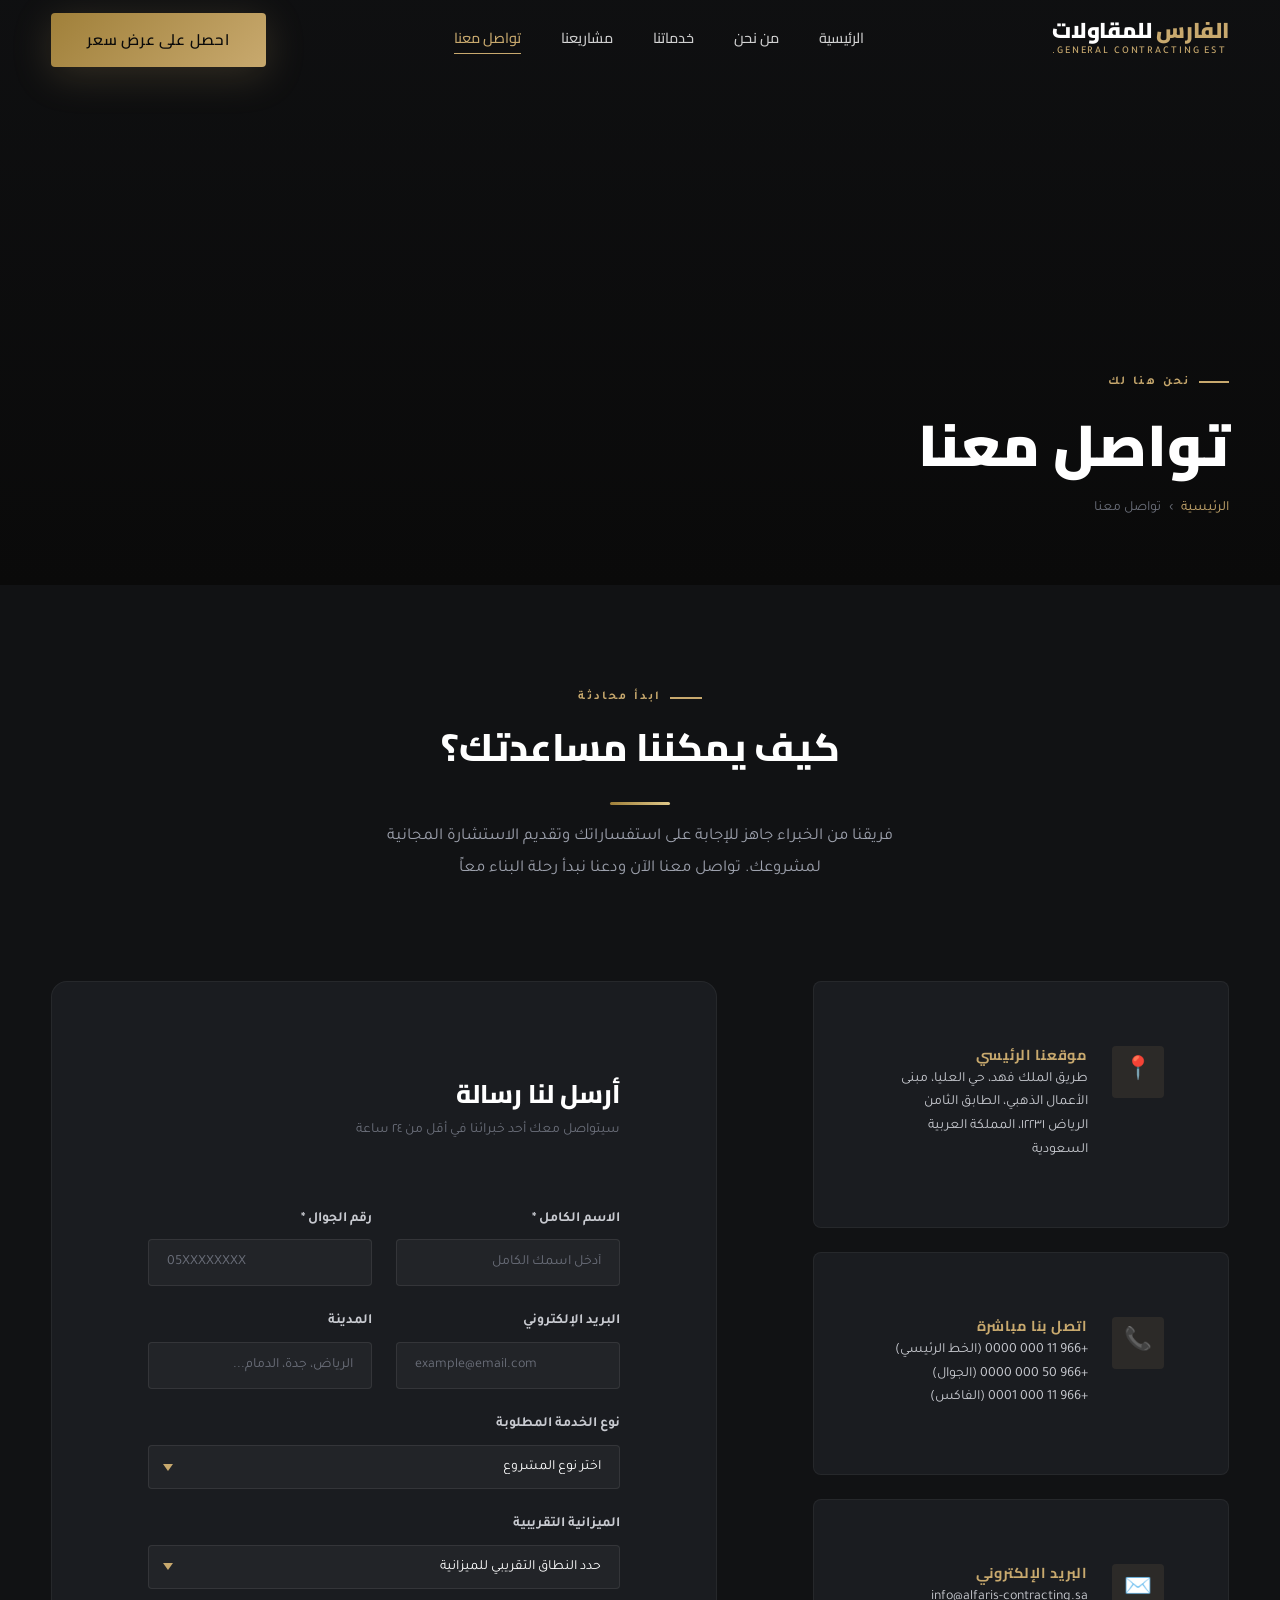
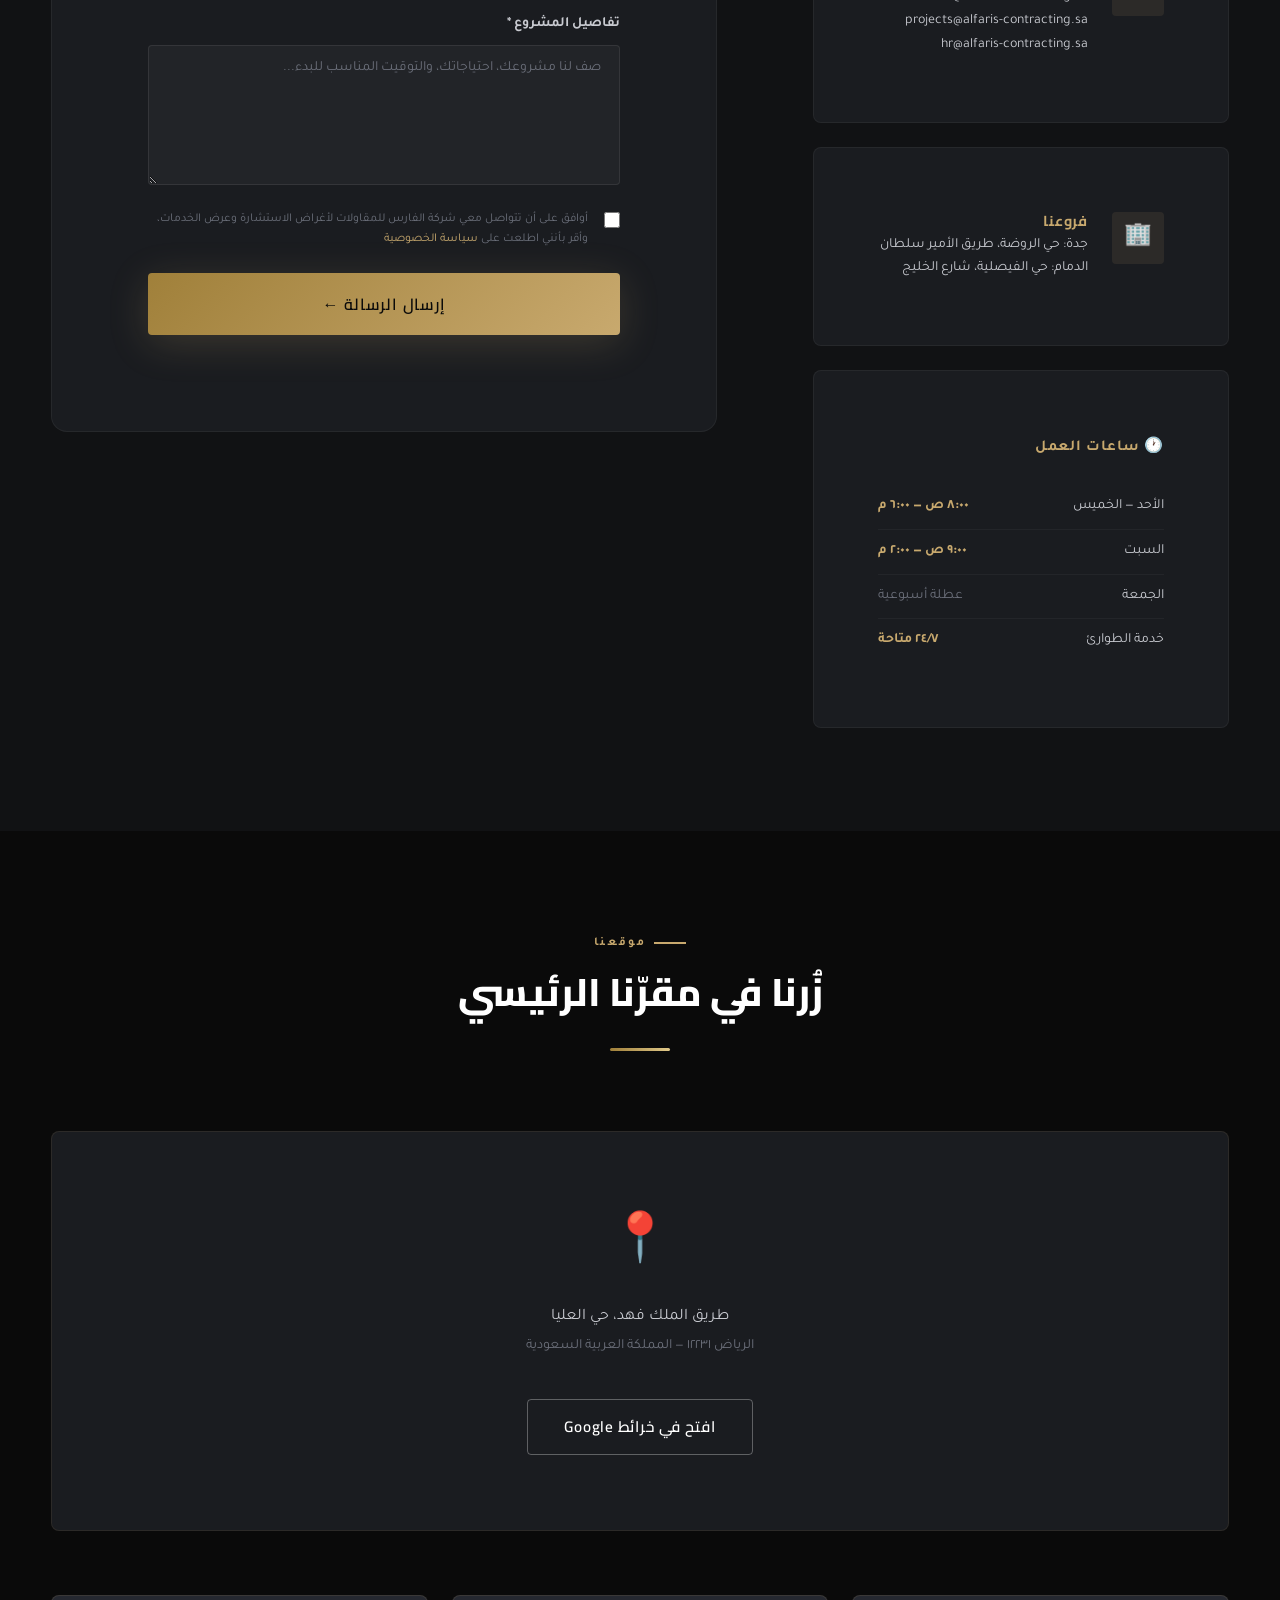
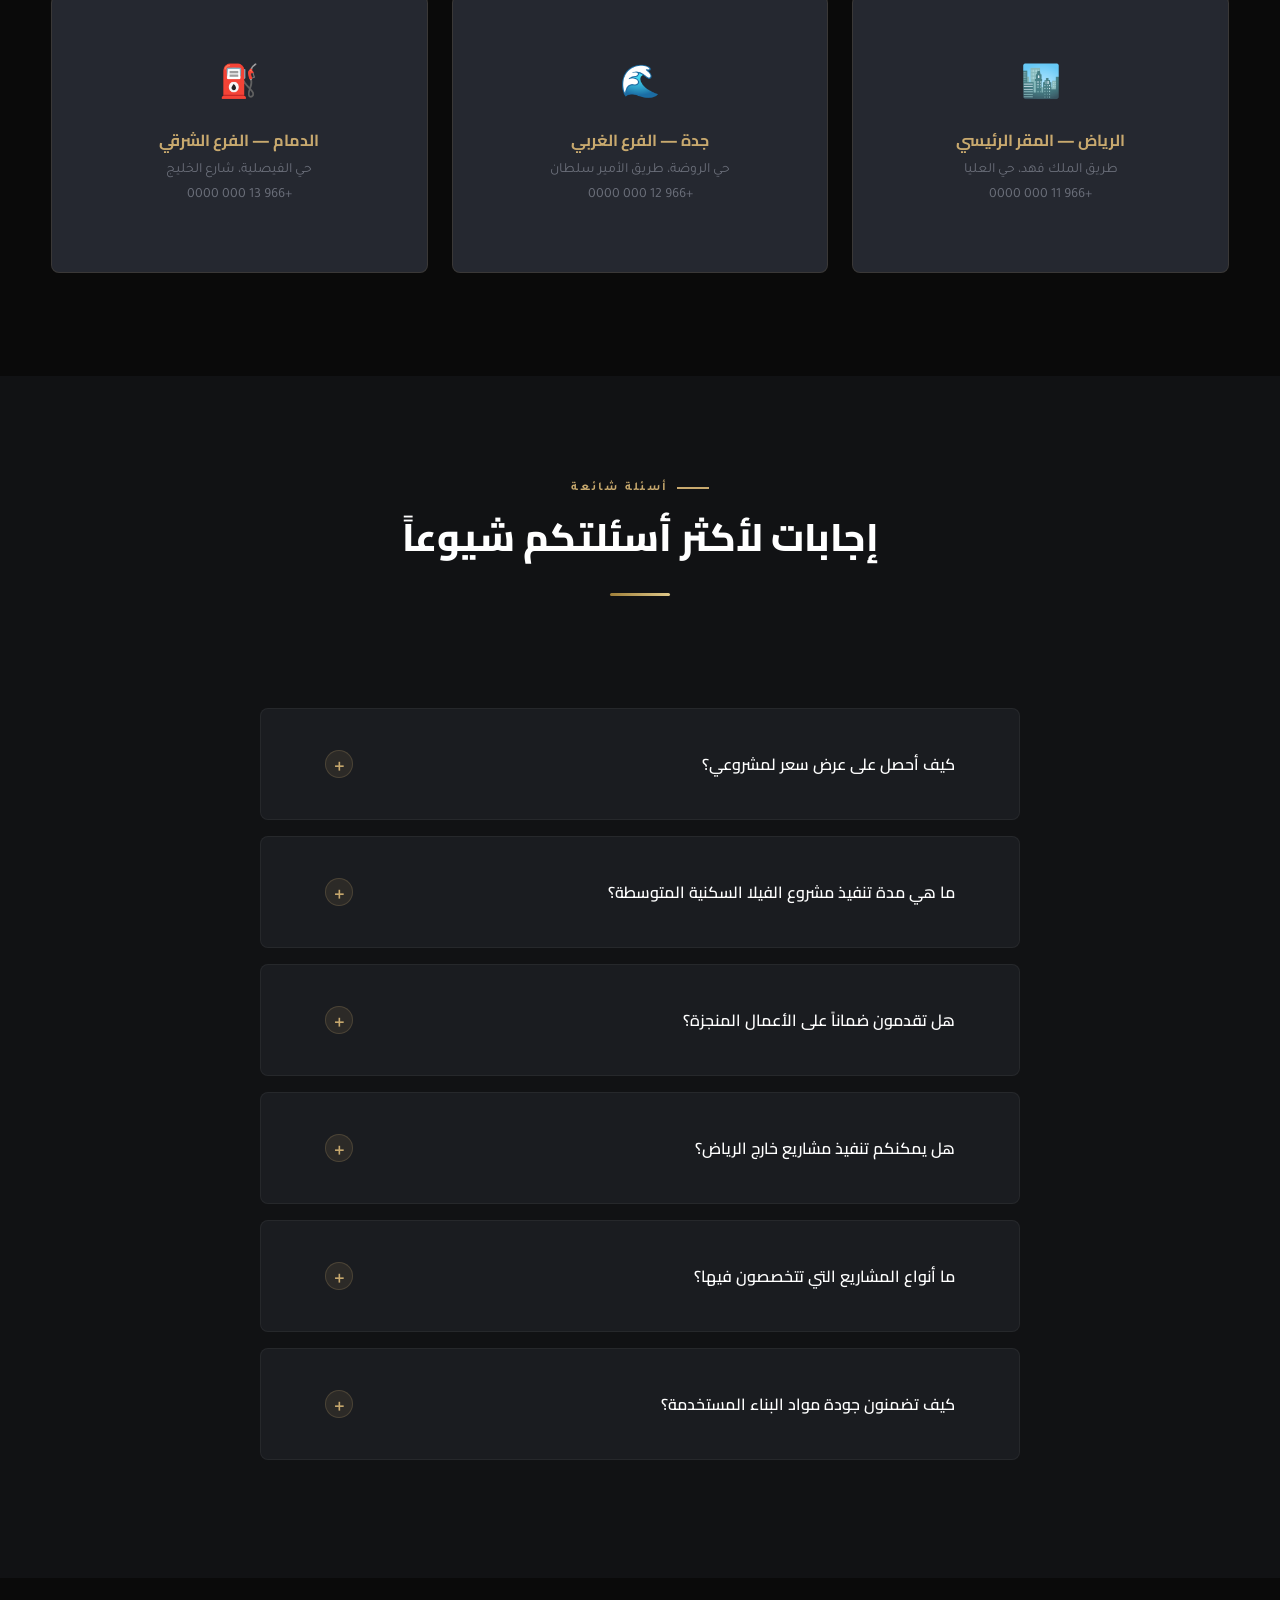
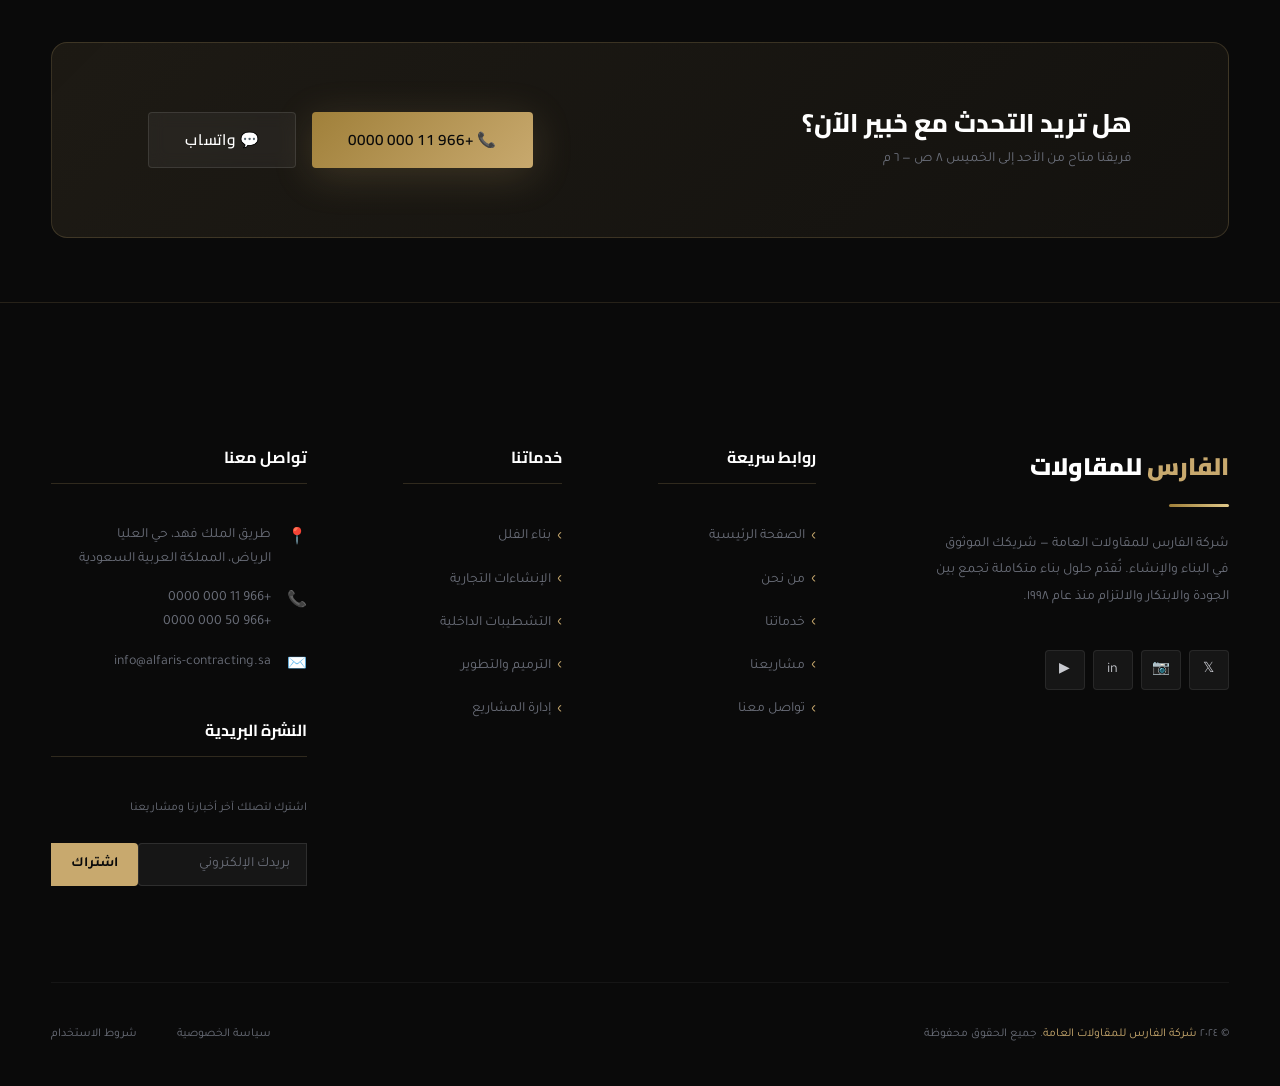
<file: contact.html>
<!DOCTYPE html>
<html lang="ar" dir="rtl">
<head>
  <meta charset="UTF-8">
  <meta name="viewport" content="width=device-width, initial-scale=1.0">
  <meta name="description" content="تواصل مع شركة الفارس للمقاولات العامة — احصل على استشارة مجانية وعرض سعر لمشروعك. نحن هنا لخدمتك على مدار الساعة.">
  <meta property="og:title" content="تواصل معنا | الفارس للمقاولات العامة">
  <title>تواصل معنا | الفارس للمقاولات العامة</title>
  <link rel="stylesheet" href="css/style.css">
  <link rel="preconnect" href="https://fonts.googleapis.com">
  <link rel="preconnect" href="https://fonts.gstatic.com" crossorigin>
</head>
<body>

<!-- PAGE LOADER -->
<div class="page-loader" id="pageLoader" aria-hidden="true">
  <div class="loader-logo"><span>الفارس</span> للمقاولات</div>
  <div class="loader-bar"><div class="loader-progress"></div></div>
</div>

<!-- BACK TO TOP -->
<button class="back-top" aria-label="العودة إلى الأعلى">↑</button>

<!-- NAVBAR -->
<header class="navbar navbar--transparent" role="banner">
  <div class="navbar__inner">
    <a href="index.html" class="navbar__logo">
      <span class="navbar__logo-text"><span class="navbar__logo-accent">الفارس</span> للمقاولات</span>
      <span class="navbar__logo-sub">General Contracting Est.</span>
    </a>
    <nav class="navbar__nav" aria-label="القائمة الرئيسية">
      <a href="index.html" class="navbar__link">الرئيسية</a>
      <a href="about.html" class="navbar__link">من نحن</a>
      <a href="services.html" class="navbar__link">خدماتنا</a>
      <a href="projects.html" class="navbar__link">مشاريعنا</a>
      <a href="contact.html" class="navbar__link active">تواصل معنا</a>
    </nav>
    <div class="navbar__cta">
      <a href="contact.html" class="btn btn-primary">احصل على عرض سعر</a>
    </div>
    <button class="hamburger" aria-label="فتح القائمة" aria-expanded="false">
      <span class="hamburger__line"></span>
      <span class="hamburger__line"></span>
      <span class="hamburger__line"></span>
    </button>
  </div>
</header>

<nav class="mobile-menu" aria-label="القائمة المتنقلة">
  <a href="index.html" class="mobile-menu__link">الرئيسية</a>
  <a href="about.html" class="mobile-menu__link">من نحن</a>
  <a href="services.html" class="mobile-menu__link">خدماتنا</a>
  <a href="projects.html" class="mobile-menu__link">مشاريعنا</a>
  <a href="contact.html" class="mobile-menu__link active">تواصل معنا</a>
</nav>

<main>
  <!-- PAGE HERO -->
  <section class="page-hero" aria-label="تواصل معنا">
    <div class="page-hero__bg" style="background-image: url('https://images.unsplash.com/photo-1497366216548-37526070297c?w=1920&q=80');"></div>
    <div class="page-hero__content">
      <p class="page-hero__eyebrow">نحن هنا لك</p>
      <h1 class="page-hero__title">تواصل معنا</h1>
      <nav class="page-hero__breadcrumb" aria-label="مسار التنقل">
        <a href="index.html">الرئيسية</a>
        <span>›</span>
        <span>تواصل معنا</span>
      </nav>
    </div>
  </section>

  <!-- CONTACT MAIN -->
  <section class="section section--charcoal">
    <div class="container">
      <div class="section-header--center reveal" style="margin-bottom: var(--space-2xl);">
        <span class="section-eyebrow">ابدأ محادثة</span>
        <h2 class="section-title">كيف يمكننا مساعدتك؟</h2>
        <div class="gold-line gold-line--center"></div>
        <p class="section-subtitle">
          فريقنا من الخبراء جاهز للإجابة على استفساراتك وتقديم الاستشارة المجانية لمشروعك. تواصل معنا الآن ودعنا نبدأ رحلة البناء معاً
        </p>
      </div>

      <div class="contact-layout">

        <!-- CONTACT INFO COLUMN -->
        <div>
          <div class="contact-card reveal">
            <div class="contact-card__icon" aria-hidden="true">📍</div>
            <div class="contact-card__body">
              <h4>موقعنا الرئيسي</h4>
              <p>طريق الملك فهد، حي العليا، مبنى الأعمال الذهبي، الطابق الثامن<br>الرياض ١٢٢٣١، المملكة العربية السعودية</p>
            </div>
          </div>

          <div class="contact-card reveal reveal-delay-1">
            <div class="contact-card__icon" aria-hidden="true">📞</div>
            <div class="contact-card__body">
              <h4>اتصل بنا مباشرة</h4>
              <p>+966 11 000 0000 (الخط الرئيسي)<br>+966 50 000 0000 (الجوال)<br>+966 11 000 0001 (الفاكس)</p>
            </div>
          </div>

          <div class="contact-card reveal reveal-delay-2">
            <div class="contact-card__icon" aria-hidden="true">✉️</div>
            <div class="contact-card__body">
              <h4>البريد الإلكتروني</h4>
              <p>info@alfaris-contracting.sa<br>projects@alfaris-contracting.sa<br>hr@alfaris-contracting.sa</p>
            </div>
          </div>

          <div class="contact-card reveal reveal-delay-3">
            <div class="contact-card__icon" aria-hidden="true">🏢</div>
            <div class="contact-card__body">
              <h4>فروعنا</h4>
              <p>جدة: حي الروضة، طريق الأمير سلطان<br>الدمام: حي الفيصلية، شارع الخليج</p>
            </div>
          </div>

          <!-- BUSINESS HOURS -->
          <div class="hours-grid reveal">
            <div class="hours-title">🕐 ساعات العمل</div>
            <div class="hours-row">
              <span class="hours-day">الأحد — الخميس</span>
              <span class="hours-time">٨:٠٠ ص — ٦:٠٠ م</span>
            </div>
            <div class="hours-row">
              <span class="hours-day">السبت</span>
              <span class="hours-time">٩:٠٠ ص — ٢:٠٠ م</span>
            </div>
            <div class="hours-row">
              <span class="hours-day">الجمعة</span>
              <span class="hours-closed">عطلة أسبوعية</span>
            </div>
            <div class="hours-row">
              <span class="hours-day">خدمة الطوارئ</span>
              <span class="hours-time">٢٤/٧ متاحة</span>
            </div>
          </div>
        </div>

        <!-- CONTACT FORM -->
        <div class="contact-form-wrap reveal">
          <h3 class="form-title">أرسل لنا رسالة</h3>
          <p class="form-subtitle">سيتواصل معك أحد خبرائنا في أقل من ٢٤ ساعة</p>

          <form class="contact-form" novalidate aria-label="نموذج التواصل">
            <div class="form-grid">
              <div class="form-group">
                <label class="form-label" for="fullName">الاسم الكامل *</label>
                <input
                  type="text"
                  id="fullName"
                  name="fullName"
                  class="form-input"
                  placeholder="أدخل اسمك الكامل"
                  required
                  autocomplete="name"
                >
              </div>

              <div class="form-group">
                <label class="form-label" for="phone">رقم الجوال *</label>
                <input
                  type="tel"
                  id="phone"
                  name="phone"
                  class="form-input"
                  placeholder="05XXXXXXXX"
                  required
                  autocomplete="tel"
                  dir="ltr"
                >
              </div>

              <div class="form-group">
                <label class="form-label" for="email">البريد الإلكتروني</label>
                <input
                  type="email"
                  id="email"
                  name="email"
                  class="form-input"
                  placeholder="example@email.com"
                  autocomplete="email"
                  dir="ltr"
                >
              </div>

              <div class="form-group">
                <label class="form-label" for="city">المدينة</label>
                <input
                  type="text"
                  id="city"
                  name="city"
                  class="form-input"
                  placeholder="الرياض، جدة، الدمام..."
                >
              </div>

              <div class="form-group form-group--full">
                <label class="form-label" for="serviceType">نوع الخدمة المطلوبة</label>
                <select id="serviceType" name="serviceType" class="form-select">
                  <option value="" disabled selected>اختر نوع المشروع</option>
                  <option value="villa">بناء فيلا أو منزل سكني</option>
                  <option value="commercial">مشروع تجاري أو مكتبي</option>
                  <option value="finishing">تشطيبات داخلية</option>
                  <option value="renovation">ترميم وتطوير</option>
                  <option value="electrical">أعمال كهربائية</option>
                  <option value="plumbing">أعمال سباكة</option>
                  <option value="management">إدارة مشروع</option>
                  <option value="maintenance">صيانة دورية</option>
                  <option value="other">أخرى</option>
                </select>
              </div>

              <div class="form-group form-group--full">
                <label class="form-label" for="budget">الميزانية التقريبية</label>
                <select id="budget" name="budget" class="form-select">
                  <option value="" disabled selected>حدد النطاق التقريبي للميزانية</option>
                  <option value="small">أقل من ٥٠٠,٠٠٠ ريال</option>
                  <option value="medium">٥٠٠,٠٠٠ — ٢,٠٠٠,٠٠٠ ريال</option>
                  <option value="large">٢,٠٠٠,٠٠٠ — ٥,٠٠٠,٠٠٠ ريال</option>
                  <option value="xlarge">أكثر من ٥,٠٠٠,٠٠٠ ريال</option>
                  <option value="discuss">أفضّل المناقشة مع الفريق</option>
                </select>
              </div>

              <div class="form-group form-group--full">
                <label class="form-label" for="message">تفاصيل المشروع *</label>
                <textarea
                  id="message"
                  name="message"
                  class="form-textarea"
                  placeholder="صف لنا مشروعك، احتياجاتك، والتوقيت المناسب للبدء..."
                  required
                  rows="6"
                ></textarea>
              </div>

              <div class="form-group form-group--full">
                <label style="display: flex; align-items: flex-start; gap: var(--space-sm); cursor: pointer;">
                  <input
                    type="checkbox"
                    name="consent"
                    style="margin-top: 3px; accent-color: var(--gold); width: 16px; height: 16px; flex-shrink: 0;"
                  >
                  <span style="font-size: var(--fs-xs); color: var(--gray); line-height: 1.7;">
                    أوافق على أن تتواصل معي شركة الفارس للمقاولات لأغراض الاستشارة وعرض الخدمات، وأقر بأنني اطلعت على
                    <a href="#" style="color: var(--gold);">سياسة الخصوصية</a>
                  </span>
                </label>
              </div>
            </div>

            <button type="submit" class="btn btn-primary form-submit">
              إرسال الرسالة ←
            </button>
          </form>
        </div>
      </div>
    </div>
  </section>

  <!-- MAP SECTION -->
  <section class="section section--dark">
    <div class="container">
      <div class="section-header--center reveal" style="margin-bottom: var(--space-xl);">
        <span class="section-eyebrow">موقعنا</span>
        <h2 class="section-title">زُرنا في مقرّنا الرئيسي</h2>
        <div class="gold-line gold-line--center"></div>
      </div>

      <div class="map-placeholder reveal">
        <div class="map-placeholder__bg"></div>
        <div class="map-placeholder__content">
          <div class="map-placeholder__icon" aria-hidden="true">📍</div>
          <div class="map-placeholder__text">طريق الملك فهد، حي العليا</div>
          <div class="map-placeholder__address">الرياض ١٢٢٣١ — المملكة العربية السعودية</div>
          <a
            href="https://maps.google.com"
            target="_blank"
            rel="noopener noreferrer"
            class="btn btn-outline"
            style="margin-top: var(--space-lg);"
          >
            افتح في خرائط Google
          </a>
        </div>
      </div>

      <!-- BRANCH CARDS -->
      <div class="grid-3" style="gap: var(--space-md); margin-top: var(--space-xl);">
        <div class="reveal" style="background: var(--dark-mid); border: 1px solid rgba(200,169,110,0.12); border-radius: var(--radius-md); padding: var(--space-xl); text-align: center;">
          <div style="font-size: 2rem; margin-bottom: var(--space-sm);" aria-hidden="true">🏙️</div>
          <h4 style="font-size: 1rem; font-weight: 700; color: var(--gold); margin-bottom: var(--space-xs);">الرياض — المقر الرئيسي</h4>
          <p style="font-size: var(--fs-sm); color: var(--gray); line-height: 1.8;">طريق الملك فهد، حي العليا<br>+966 11 000 0000</p>
        </div>
        <div class="reveal reveal-delay-2" style="background: var(--dark-mid); border: 1px solid rgba(200,169,110,0.12); border-radius: var(--radius-md); padding: var(--space-xl); text-align: center;">
          <div style="font-size: 2rem; margin-bottom: var(--space-sm);" aria-hidden="true">🌊</div>
          <h4 style="font-size: 1rem; font-weight: 700; color: var(--gold); margin-bottom: var(--space-xs);">جدة — الفرع الغربي</h4>
          <p style="font-size: var(--fs-sm); color: var(--gray); line-height: 1.8;">حي الروضة، طريق الأمير سلطان<br>+966 12 000 0000</p>
        </div>
        <div class="reveal reveal-delay-4" style="background: var(--dark-mid); border: 1px solid rgba(200,169,110,0.12); border-radius: var(--radius-md); padding: var(--space-xl); text-align: center;">
          <div style="font-size: 2rem; margin-bottom: var(--space-sm);" aria-hidden="true">⛽</div>
          <h4 style="font-size: 1rem; font-weight: 700; color: var(--gold); margin-bottom: var(--space-xs);">الدمام — الفرع الشرقي</h4>
          <p style="font-size: var(--fs-sm); color: var(--gray); line-height: 1.8;">حي الفيصلية، شارع الخليج<br>+966 13 000 0000</p>
        </div>
      </div>
    </div>
  </section>

  <!-- FAQ -->
  <section class="section section--charcoal">
    <div class="container">
      <div class="section-header--center reveal" style="margin-bottom: var(--space-2xl);">
        <span class="section-eyebrow">أسئلة شائعة</span>
        <h2 class="section-title">إجابات لأكثر أسئلتكم شيوعاً</h2>
        <div class="gold-line gold-line--center"></div>
      </div>

      <div class="faq-list">

        <div class="faq-item">
          <button class="faq-question" aria-expanded="false">
            <span>كيف أحصل على عرض سعر لمشروعي؟</span>
            <span class="faq-icon" aria-hidden="true">+</span>
          </button>
          <div class="faq-answer" role="region">
            <div class="faq-answer-inner">
              يمكنك الحصول على عرض سعر مجاني من خلال ثلاث طرق: ملء نموذج التواصل أعلاه، أو الاتصال بنا مباشرة على رقم +966 11 000 0000، أو زيارة أحد فروعنا. سيتواصل معك أحد خبرائنا خلال ٢٤ ساعة لجدولة جلسة استشارية مجانية لمناقشة احتياجاتك وتقديم عرض سعر مفصّل.
            </div>
          </div>
        </div>

        <div class="faq-item">
          <button class="faq-question" aria-expanded="false">
            <span>ما هي مدة تنفيذ مشروع الفيلا السكنية المتوسطة؟</span>
            <span class="faq-icon" aria-hidden="true">+</span>
          </button>
          <div class="faq-answer" role="region">
            <div class="faq-answer-inner">
              تتراوح مدة تنفيذ فيلا سكنية متوسطة المساحة (٤٠٠–٧٠٠ م²) عادةً بين ١٢ و١٨ شهراً، وذلك يشمل مرحلة التصميم والحصول على التصاريح والتنفيذ الكامل حتى التسليم. تعتمد المدة الدقيقة على حجم المشروع وتعقيداته ومستوى التشطيبات المطلوبة. نلتزم دائماً بالجداول الزمنية المتفق عليها في العقد.
            </div>
          </div>
        </div>

        <div class="faq-item">
          <button class="faq-question" aria-expanded="false">
            <span>هل تقدمون ضماناً على الأعمال المنجزة؟</span>
            <span class="faq-icon" aria-hidden="true">+</span>
          </button>
          <div class="faq-answer" role="region">
            <div class="faq-answer-inner">
              نعم، نُقدّم ضمانات شاملة على جميع أعمالنا: ضمان إنشائي لمدة ١٠ سنوات على الهيكل الخرساني، وضمان ٥ سنوات على أعمال التشطيبات الداخلية والخارجية، وضمان ٢ سنة على الأنظمة الكهربائية والميكانيكية. كما نُقدّم خدمة صيانة ما بعد التسليم بعقود مرنة وبأسعار تفضيلية.
            </div>
          </div>
        </div>

        <div class="faq-item">
          <button class="faq-question" aria-expanded="false">
            <span>هل يمكنكم تنفيذ مشاريع خارج الرياض؟</span>
            <span class="faq-icon" aria-hidden="true">+</span>
          </button>
          <div class="faq-answer" role="region">
            <div class="faq-answer-inner">
              بالتأكيد. نمتلك فروعاً في جدة والدمام، ونُنفّذ مشاريع في جميع مناطق المملكة العربية السعودية. كما لدينا خبرة في تنفيذ مشاريع في دول الخليج العربي. قدرتنا اللوجستية المتطورة تُمكّننا من إدارة مشاريع متزامنة في مواقع متعددة بكفاءة عالية.
            </div>
          </div>
        </div>

        <div class="faq-item">
          <button class="faq-question" aria-expanded="false">
            <span>ما أنواع المشاريع التي تتخصصون فيها؟</span>
            <span class="faq-icon" aria-hidden="true">+</span>
          </button>
          <div class="faq-answer" role="region">
            <div class="faq-answer-inner">
              نتخصص في طيف واسع من المشاريع يشمل: الفلل والمنازل السكنية الفاخرة، والمجمعات السكنية، والأبراج التجارية والمكتبية، والفنادق والمنتجعات، والمستشفيات والمدارس، والمستودعات والمصانع، فضلاً عن مشاريع الترميم والتطوير. نُعدّ حلولاً مخصصة لكل نوع من هذه المشاريع بخبرة متراكمة تمتد لأكثر من ٢٥ عاماً.
            </div>
          </div>
        </div>

        <div class="faq-item">
          <button class="faq-question" aria-expanded="false">
            <span>كيف تضمنون جودة مواد البناء المستخدمة؟</span>
            <span class="faq-icon" aria-hidden="true">+</span>
          </button>
          <div class="faq-answer" role="region">
            <div class="faq-answer-inner">
              لدينا قسم متخصص لضبط الجودة يُشرف على اختيار جميع مواد البناء والتحقق من مطابقتها للمواصفات السعودية والدولية. نتعامل مع موردين معتمدين وموثوقين، ونُجري اختبارات دورية على المواد في مختبرات معتمدة. كما نُتيح لعملائنا الاطلاع على شهادات المواد وتقارير الاختبارات في أي وقت.
            </div>
          </div>
        </div>

      </div>
    </div>
  </section>

  <!-- QUICK CONTACT CTA -->
  <section class="section section--dark" style="padding: var(--space-xl) 0;">
    <div class="container">
      <div style="display: flex; align-items: center; justify-content: space-between; flex-wrap: wrap; gap: var(--space-lg); background: linear-gradient(135deg, rgba(200,169,110,0.1), rgba(200,169,110,0.05)); border: 1px solid rgba(200,169,110,0.2); border-radius: var(--radius-lg); padding: var(--space-xl) var(--space-2xl);">
        <div class="reveal">
          <h3 style="font-size: var(--fs-h3); font-weight: 800; margin-bottom: var(--space-xs);">هل تريد التحدث مع خبير الآن؟</h3>
          <p style="color: var(--gray); font-size: var(--fs-sm);">فريقنا متاح من الأحد إلى الخميس ٨ ص — ٦ م</p>
        </div>
        <div class="reveal" style="display: flex; gap: var(--space-sm); flex-wrap: wrap;">
          <a href="tel:+966110000000" class="btn btn-primary">📞 +966 11 000 0000</a>
          <a href="https://wa.me/966500000000" target="_blank" rel="noopener noreferrer" class="btn btn-ghost">💬 واتساب</a>
        </div>
      </div>
    </div>
  </section>

</main>

<!-- FOOTER -->
<footer class="footer" role="contentinfo">
  <div class="container">
    <div class="footer__top">
      <div class="footer__brand">
        <div class="footer__logo-text"><span>الفارس</span> للمقاولات</div>
        <div class="gold-line" style="margin-bottom: var(--space-md);"></div>
        <p class="footer__desc">
          شركة الفارس للمقاولات العامة — شريكك الموثوق في البناء والإنشاء. نُقدّم حلول بناء متكاملة تجمع بين الجودة والابتكار والالتزام منذ عام ١٩٩٨.
        </p>
        <div class="footer__social">
          <a href="#" class="footer__social-link" aria-label="تويتر">𝕏</a>
          <a href="#" class="footer__social-link" aria-label="إنستغرام">📷</a>
          <a href="#" class="footer__social-link" aria-label="لينكدإن">in</a>
          <a href="#" class="footer__social-link" aria-label="يوتيوب">▶</a>
        </div>
      </div>

      <div>
        <h4 class="footer__col-title">روابط سريعة</h4>
        <ul class="footer__links">
          <li><a href="index.html" class="footer__link">الصفحة الرئيسية</a></li>
          <li><a href="about.html" class="footer__link">من نحن</a></li>
          <li><a href="services.html" class="footer__link">خدماتنا</a></li>
          <li><a href="projects.html" class="footer__link">مشاريعنا</a></li>
          <li><a href="contact.html" class="footer__link">تواصل معنا</a></li>
        </ul>
      </div>

      <div>
        <h4 class="footer__col-title">خدماتنا</h4>
        <ul class="footer__links">
          <li><a href="services.html" class="footer__link">بناء الفلل</a></li>
          <li><a href="services.html" class="footer__link">الإنشاءات التجارية</a></li>
          <li><a href="services.html" class="footer__link">التشطيبات الداخلية</a></li>
          <li><a href="services.html" class="footer__link">الترميم والتطوير</a></li>
          <li><a href="services.html" class="footer__link">إدارة المشاريع</a></li>
        </ul>
      </div>

      <div>
        <h4 class="footer__col-title">تواصل معنا</h4>
        <div class="footer__contact-item">
          <span class="footer__contact-icon">📍</span>
          <div class="footer__contact-text">طريق الملك فهد، حي العليا<br>الرياض، المملكة العربية السعودية</div>
        </div>
        <div class="footer__contact-item">
          <span class="footer__contact-icon">📞</span>
          <div class="footer__contact-text">+966 11 000 0000<br>+966 50 000 0000</div>
        </div>
        <div class="footer__contact-item">
          <span class="footer__contact-icon">✉️</span>
          <div class="footer__contact-text">info@alfaris-contracting.sa</div>
        </div>
        <h4 class="footer__col-title" style="margin-top: var(--space-lg);">النشرة البريدية</h4>
        <p style="font-size: var(--fs-xs); color: var(--gray); margin-bottom: var(--space-sm);">اشترك لتصلك آخر أخبارنا ومشاريعنا</p>
        <form class="footer__newsletter-form" novalidate>
          <input type="email" class="footer__newsletter-input" placeholder="بريدك الإلكتروني" aria-label="بريدك الإلكتروني">
          <button type="submit" class="footer__newsletter-btn">اشتراك</button>
        </form>
      </div>
    </div>

    <div class="footer__bottom">
      <p class="footer__copyright">© ٢٠٢٤ <span>شركة الفارس للمقاولات العامة</span>. جميع الحقوق محفوظة</p>
      <div class="footer__legal">
        <a href="#" class="footer__legal-link">سياسة الخصوصية</a>
        <a href="#" class="footer__legal-link">شروط الاستخدام</a>
      </div>
    </div>
  </div>
</footer>

<script src="js/script.js"></script>
</body>
</html>
</file>
<file: css/style.css>
/* ============================================================
   ALFARIS GENERAL CONTRACTING - Premium Arabic Website
   Design System: Luxury Corporate | RTL | Arabic Typography
   ============================================================ */

@import url('https://fonts.googleapis.com/css2?family=Cairo:wght@300;400;500;600;700;800;900&family=Tajawal:wght@300;400;500;700;800;900&display=swap');

/* ─── DESIGN TOKENS ─────────────────────────────────────── */
:root {
  --black:        #0a0a0a;
  --charcoal:     #111214;
  --dark:         #1a1c20;
  --dark-mid:     #252830;
  --mid:          #3a3d45;
  --gray:         #6b6f7a;
  --light-gray:   #9da1ad;
  --silver:       #c8cad0;
  --off-white:    #f0ede8;
  --white:        #ffffff;

  --gold:         #c8a96e;
  --gold-light:   #e0c98a;
  --gold-dark:    #a0803a;
  --copper:       #b87333;

  --font-display: 'Cairo', sans-serif;
  --font-body:    'Tajawal', sans-serif;

  --fs-hero:      clamp(2.8rem, 7vw, 6rem);
  --fs-h1:        clamp(2rem, 4.5vw, 3.8rem);
  --fs-h2:        clamp(1.6rem, 3vw, 2.6rem);
  --fs-h3:        clamp(1.2rem, 2vw, 1.7rem);
  --fs-h4:        clamp(1rem, 1.5vw, 1.25rem);
  --fs-body:      1rem;
  --fs-sm:        0.875rem;
  --fs-xs:        0.75rem;

  --space-xs:     0.5rem;
  --space-sm:     1rem;
  --space-md:     1.5rem;
  --space-lg:     2.5rem;
  --space-xl:     4rem;
  --space-2xl:    6rem;
  --space-3xl:    9rem;

  --radius-sm:    4px;
  --radius-md:    8px;
  --radius-lg:    16px;
  --radius-xl:    24px;

  --transition:   0.4s cubic-bezier(0.25, 0.46, 0.45, 0.94);
  --transition-fast: 0.2s ease;

  --shadow-sm:    0 2px 12px rgba(0,0,0,0.15);
  --shadow-md:    0 8px 40px rgba(0,0,0,0.3);
  --shadow-lg:    0 20px 80px rgba(0,0,0,0.5);
  --shadow-gold:  0 8px 40px rgba(200,169,110,0.2);

  --nav-height:   80px;
  --section-padding: clamp(60px, 8vw, 120px);
}

/* ─── RESET & BASE ───────────────────────────────────────── */
*, *::before, *::after {
  margin: 0;
  padding: 0;
  box-sizing: border-box;
}

html {
  scroll-behavior: smooth;
  font-size: 16px;
  direction: rtl;
}

body {
  font-family: var(--font-body);
  font-size: var(--fs-body);
  color: var(--white);
  background-color: var(--charcoal);
  line-height: 1.7;
  overflow-x: hidden;
  text-rendering: optimizeLegibility;
  -webkit-font-smoothing: antialiased;
}

img {
  max-width: 100%;
  height: auto;
  display: block;
}

a {
  text-decoration: none;
  color: inherit;
  transition: var(--transition);
}

ul, ol {
  list-style: none;
}

button {
  border: none;
  background: none;
  cursor: pointer;
  font-family: inherit;
}

input, textarea, select {
  font-family: inherit;
  outline: none;
}

/* ─── SCROLLBAR ──────────────────────────────────────────── */
::-webkit-scrollbar { width: 6px; }
::-webkit-scrollbar-track { background: var(--dark); }
::-webkit-scrollbar-thumb { background: var(--gold); border-radius: 3px; }

/* ─── SELECTION ──────────────────────────────────────────── */
::selection {
  background: var(--gold);
  color: var(--black);
}

/* ─── TYPOGRAPHY ─────────────────────────────────────────── */
h1, h2, h3, h4, h5, h6 {
  font-family: var(--font-display);
  font-weight: 700;
  line-height: 1.25;
  color: var(--white);
}

p {
  color: var(--silver);
  line-height: 1.85;
}

/* ─── UTILITY CLASSES ────────────────────────────────────── */
.container {
  width: 100%;
  max-width: 1280px;
  margin: 0 auto;
  padding: 0 clamp(20px, 4vw, 60px);
}

.section {
  padding: var(--section-padding) 0;
  position: relative;
}

.section--dark { background: var(--black); }
.section--charcoal { background: var(--charcoal); }
.section--mid { background: var(--dark); }

.grid-2 { display: grid; grid-template-columns: 1fr 1fr; gap: var(--space-lg); }
.grid-3 { display: grid; grid-template-columns: repeat(3, 1fr); gap: var(--space-lg); }
.grid-4 { display: grid; grid-template-columns: repeat(4, 1fr); gap: var(--space-md); }

.flex-center {
  display: flex;
  align-items: center;
  justify-content: center;
}

.text-center { text-align: center; }
.text-right  { text-align: right; }
.text-gold   { color: var(--gold); }
.text-gray   { color: var(--gray); }

/* ─── SECTION LABEL / EYEBROW ────────────────────────────── */
.section-eyebrow {
  display: inline-flex;
  align-items: center;
  gap: var(--space-xs);
  font-size: var(--fs-xs);
  font-weight: 700;
  letter-spacing: 0.2em;
  text-transform: uppercase;
  color: var(--gold);
  margin-bottom: var(--space-sm);
}

.section-eyebrow::before {
  content: '';
  display: block;
  width: 32px;
  height: 2px;
  background: var(--gold);
}

.section-title {
  font-size: var(--fs-h2);
  font-weight: 800;
  color: var(--white);
  line-height: 1.2;
  margin-bottom: var(--space-sm);
}

.section-subtitle {
  font-size: 1.05rem;
  color: var(--light-gray);
  max-width: 580px;
  line-height: 1.9;
}

/* centered variant */
.section-header--center {
  text-align: center;
  display: flex;
  flex-direction: column;
  align-items: center;
}

/* ─── GOLD DIVIDER LINE ───────────────────────────────────── */
.gold-line {
  width: 60px;
  height: 3px;
  background: linear-gradient(90deg, var(--gold-dark), var(--gold-light));
  border-radius: 2px;
  margin: var(--space-sm) 0;
}

.gold-line--center { margin: var(--space-sm) auto; }

/* ─── BUTTONS ────────────────────────────────────────────── */
.btn {
  display: inline-flex;
  align-items: center;
  justify-content: center;
  gap: var(--space-xs);
  padding: 14px 36px;
  border-radius: var(--radius-sm);
  font-family: var(--font-display);
  font-size: 0.95rem;
  font-weight: 600;
  letter-spacing: 0.05em;
  transition: var(--transition);
  cursor: pointer;
  position: relative;
  overflow: hidden;
}

.btn::before {
  content: '';
  position: absolute;
  inset: 0;
  background: rgba(255,255,255,0.08);
  opacity: 0;
  transition: var(--transition);
}

.btn:hover::before { opacity: 1; }

.btn-primary {
  background: linear-gradient(135deg, var(--gold-dark), var(--gold));
  color: var(--black);
  box-shadow: var(--shadow-gold);
}

.btn-primary:hover {
  transform: translateY(-2px);
  box-shadow: 0 12px 50px rgba(200,169,110,0.4);
}

.btn-outline {
  background: transparent;
  color: var(--white);
  border: 1.5px solid rgba(255,255,255,0.3);
}

.btn-outline:hover {
  border-color: var(--gold);
  color: var(--gold);
  transform: translateY(-2px);
}

.btn-ghost {
  background: rgba(255,255,255,0.05);
  color: var(--white);
  border: 1px solid rgba(255,255,255,0.1);
  backdrop-filter: blur(8px);
}

.btn-ghost:hover {
  background: rgba(255,255,255,0.1);
  transform: translateY(-2px);
}

/* ─── NAVIGATION ─────────────────────────────────────────── */
.navbar {
  position: fixed;
  top: 0;
  right: 0;
  left: 0;
  z-index: 1000;
  height: var(--nav-height);
  display: flex;
  align-items: center;
  transition: var(--transition);
}

.navbar--transparent {
  background: transparent;
}

.navbar--scrolled {
  background: rgba(10, 10, 10, 0.92);
  backdrop-filter: blur(20px);
  -webkit-backdrop-filter: blur(20px);
  border-bottom: 1px solid rgba(200,169,110,0.15);
  box-shadow: 0 4px 30px rgba(0,0,0,0.4);
}

.navbar__inner {
  width: 100%;
  max-width: 1280px;
  margin: 0 auto;
  padding: 0 clamp(20px, 4vw, 60px);
  display: flex;
  align-items: center;
  justify-content: space-between;
}

.navbar__logo {
  display: flex;
  flex-direction: column;
  align-items: flex-end;
}

.navbar__logo-text {
  font-family: var(--font-display);
  font-size: 1.35rem;
  font-weight: 900;
  color: var(--white);
  letter-spacing: -0.01em;
  line-height: 1.1;
}

.navbar__logo-sub {
  font-size: 0.65rem;
  font-weight: 500;
  letter-spacing: 0.18em;
  color: var(--gold);
  text-transform: uppercase;
}

.navbar__logo-accent {
  color: var(--gold);
}

.navbar__nav {
  display: flex;
  align-items: center;
  gap: var(--space-lg);
}

.navbar__link {
  font-family: var(--font-display);
  font-size: 0.9rem;
  font-weight: 500;
  color: rgba(255,255,255,0.8);
  position: relative;
  padding-bottom: 4px;
  transition: var(--transition);
}

.navbar__link::after {
  content: '';
  position: absolute;
  bottom: 0;
  right: 0;
  width: 0;
  height: 1.5px;
  background: var(--gold);
  transition: var(--transition);
}

.navbar__link:hover,
.navbar__link.active {
  color: var(--white);
}

.navbar__link:hover::after,
.navbar__link.active::after {
  width: 100%;
}

.navbar__link.active {
  color: var(--gold);
}

.navbar__cta {
  display: flex;
  align-items: center;
  gap: var(--space-sm);
}

/* Hamburger */
.hamburger {
  display: none;
  flex-direction: column;
  gap: 5px;
  cursor: pointer;
  padding: 6px;
  z-index: 1001;
}

.hamburger__line {
  display: block;
  width: 24px;
  height: 2px;
  background: var(--white);
  border-radius: 2px;
  transition: var(--transition);
  transform-origin: center;
}

.hamburger.open .hamburger__line:nth-child(1) {
  transform: translateY(7px) rotate(45deg);
}

.hamburger.open .hamburger__line:nth-child(2) {
  opacity: 0;
  transform: scaleX(0);
}

.hamburger.open .hamburger__line:nth-child(3) {
  transform: translateY(-7px) rotate(-45deg);
}

/* Mobile Menu */
.mobile-menu {
  display: none;
  position: fixed;
  inset: 0;
  background: rgba(10,10,10,0.98);
  backdrop-filter: blur(20px);
  z-index: 999;
  flex-direction: column;
  align-items: center;
  justify-content: center;
  gap: var(--space-lg);
  opacity: 0;
  pointer-events: none;
  transition: var(--transition);
}

.mobile-menu.open {
  opacity: 1;
  pointer-events: all;
}

.mobile-menu__link {
  font-family: var(--font-display);
  font-size: clamp(1.8rem, 5vw, 2.5rem);
  font-weight: 700;
  color: rgba(255,255,255,0.6);
  transition: var(--transition);
  text-align: center;
}

.mobile-menu__link:hover,
.mobile-menu__link.active {
  color: var(--gold);
}

/* ─── HERO ───────────────────────────────────────────────── */
.hero {
  position: relative;
  min-height: 100vh;
  display: flex;
  align-items: center;
  overflow: hidden;
}

.hero__bg {
  position: absolute;
  inset: 0;
  background-image: url('https://images.unsplash.com/photo-1486325212027-8081e485255e?w=1920&q=85');
  background-size: cover;
  background-position: center;
  transform: scale(1.05);
  transition: transform 8s ease;
}

.hero__bg::after {
  content: '';
  position: absolute;
  inset: 0;
  background: linear-gradient(
    135deg,
    rgba(10,10,10,0.92) 0%,
    rgba(10,10,10,0.75) 50%,
    rgba(10,10,10,0.5) 100%
  );
}

.hero__content {
  position: relative;
  z-index: 2;
  width: 100%;
  max-width: 1280px;
  margin: 0 auto;
  padding: 0 clamp(20px, 4vw, 60px);
  padding-top: var(--nav-height);
}

.hero__eyebrow {
  display: inline-flex;
  align-items: center;
  gap: var(--space-xs);
  font-size: var(--fs-xs);
  font-weight: 700;
  letter-spacing: 0.25em;
  text-transform: uppercase;
  color: var(--gold);
  margin-bottom: var(--space-md);
  opacity: 0;
  transform: translateY(20px);
  animation: fadeUp 0.8s 0.3s forwards;
}

.hero__eyebrow::before {
  content: '';
  display: block;
  width: 40px;
  height: 1.5px;
  background: var(--gold);
}

.hero__title {
  font-family: var(--font-display);
  font-size: var(--fs-hero);
  font-weight: 900;
  line-height: 1.1;
  color: var(--white);
  margin-bottom: var(--space-md);
  max-width: 720px;
  opacity: 0;
  transform: translateY(30px);
  animation: fadeUp 0.9s 0.5s forwards;
}

.hero__title span {
  color: var(--gold);
  display: block;
}

.hero__subtitle {
  font-size: clamp(1rem, 1.5vw, 1.2rem);
  color: rgba(255,255,255,0.7);
  max-width: 540px;
  line-height: 1.9;
  margin-bottom: var(--space-xl);
  opacity: 0;
  transform: translateY(20px);
  animation: fadeUp 0.9s 0.7s forwards;
}

.hero__actions {
  display: flex;
  gap: var(--space-sm);
  flex-wrap: wrap;
  opacity: 0;
  transform: translateY(20px);
  animation: fadeUp 0.9s 0.9s forwards;
}

/* Hero Stats Bar */
.hero__stats {
  position: absolute;
  bottom: 0;
  left: 0;
  right: 0;
  z-index: 3;
  background: rgba(10,10,10,0.85);
  backdrop-filter: blur(15px);
  border-top: 1px solid rgba(200,169,110,0.2);
}

.hero__stats-inner {
  max-width: 1280px;
  margin: 0 auto;
  padding: 0 clamp(20px, 4vw, 60px);
  display: grid;
  grid-template-columns: repeat(4, 1fr);
}

.hero__stat {
  padding: var(--space-md) var(--space-lg);
  border-right: 1px solid rgba(255,255,255,0.07);
  text-align: center;
}

.hero__stat:first-child { border-right: none; }

.hero__stat-number {
  font-family: var(--font-display);
  font-size: clamp(1.8rem, 3vw, 2.6rem);
  font-weight: 900;
  color: var(--gold);
  line-height: 1;
  margin-bottom: 4px;
}

.hero__stat-label {
  font-size: var(--fs-xs);
  color: var(--light-gray);
  letter-spacing: 0.1em;
}

/* Scroll indicator */
.hero__scroll {
  position: absolute;
  bottom: 100px;
  left: 50%;
  transform: translateX(-50%);
  display: flex;
  flex-direction: column;
  align-items: center;
  gap: 8px;
  z-index: 3;
  opacity: 0;
  animation: fadeIn 1s 1.5s forwards;
}

.hero__scroll-text {
  font-size: var(--fs-xs);
  letter-spacing: 0.2em;
  color: rgba(255,255,255,0.4);
  writing-mode: vertical-rl;
}

.hero__scroll-line {
  width: 1px;
  height: 50px;
  background: linear-gradient(to bottom, rgba(200,169,110,0.8), transparent);
  animation: scrollLine 2s infinite;
}

/* ─── ABOUT PREVIEW (HOME) ───────────────────────────────── */
.about-preview {
  display: grid;
  grid-template-columns: 1fr 1fr;
  gap: var(--space-3xl);
  align-items: center;
}

.about-preview__visual {
  position: relative;
}

.about-preview__img-main {
  width: 100%;
  aspect-ratio: 4/5;
  object-fit: cover;
  border-radius: var(--radius-md);
}

.about-preview__img-accent {
  position: absolute;
  bottom: -40px;
  left: -40px;
  width: 55%;
  aspect-ratio: 1;
  object-fit: cover;
  border-radius: var(--radius-md);
  border: 6px solid var(--charcoal);
  box-shadow: var(--shadow-lg);
}

.about-preview__badge {
  position: absolute;
  top: 30px;
  right: -20px;
  background: var(--gold);
  color: var(--black);
  width: 120px;
  height: 120px;
  border-radius: 50%;
  display: flex;
  flex-direction: column;
  align-items: center;
  justify-content: center;
  font-family: var(--font-display);
  font-weight: 900;
  box-shadow: var(--shadow-gold);
}

.about-preview__badge-num {
  font-size: 2.2rem;
  line-height: 1;
}

.about-preview__badge-text {
  font-size: 0.6rem;
  letter-spacing: 0.1em;
  text-align: center;
}

.about-preview__content .section-subtitle {
  margin-bottom: var(--space-lg);
}

.about-preview__features {
  display: flex;
  flex-direction: column;
  gap: var(--space-md);
  margin-bottom: var(--space-xl);
}

.about-feature {
  display: flex;
  gap: var(--space-md);
  align-items: flex-start;
}

.about-feature__icon {
  width: 48px;
  height: 48px;
  background: rgba(200,169,110,0.1);
  border: 1px solid rgba(200,169,110,0.25);
  border-radius: var(--radius-sm);
  display: flex;
  align-items: center;
  justify-content: center;
  font-size: 1.3rem;
  flex-shrink: 0;
  transition: var(--transition);
}

.about-feature:hover .about-feature__icon {
  background: var(--gold);
  color: var(--black);
}

.about-feature__text h4 {
  font-size: 1rem;
  font-weight: 700;
  margin-bottom: 4px;
}

.about-feature__text p {
  font-size: var(--fs-sm);
  color: var(--gray);
}

/* ─── SERVICES PREVIEW ───────────────────────────────────── */
.services-grid {
  display: grid;
  grid-template-columns: repeat(auto-fit, minmax(280px, 1fr));
  gap: var(--space-md);
}

.service-card {
  background: var(--dark);
  border: 1px solid rgba(255,255,255,0.05);
  border-radius: var(--radius-md);
  padding: var(--space-xl) var(--space-lg);
  position: relative;
  overflow: hidden;
  transition: var(--transition);
  cursor: pointer;
}

.service-card::before {
  content: '';
  position: absolute;
  bottom: 0;
  right: 0;
  left: 0;
  height: 3px;
  background: linear-gradient(90deg, var(--gold-dark), var(--gold-light));
  transform: scaleX(0);
  transform-origin: right;
  transition: var(--transition);
}

.service-card:hover {
  transform: translateY(-6px);
  border-color: rgba(200,169,110,0.2);
  box-shadow: var(--shadow-gold);
}

.service-card:hover::before {
  transform: scaleX(1);
}

.service-card__icon {
  width: 60px;
  height: 60px;
  background: rgba(200,169,110,0.1);
  border-radius: var(--radius-sm);
  display: flex;
  align-items: center;
  justify-content: center;
  font-size: 1.6rem;
  margin-bottom: var(--space-md);
  transition: var(--transition);
}

.service-card:hover .service-card__icon {
  background: var(--gold);
  color: var(--black);
}

.service-card__title {
  font-size: var(--fs-h4);
  font-weight: 700;
  color: var(--white);
  margin-bottom: var(--space-xs);
}

.service-card__desc {
  font-size: var(--fs-sm);
  color: var(--gray);
  line-height: 1.8;
}

.service-card__arrow {
  display: inline-flex;
  align-items: center;
  gap: 6px;
  font-size: var(--fs-sm);
  color: var(--gold);
  margin-top: var(--space-md);
  font-weight: 600;
  transition: var(--transition);
}

.service-card:hover .service-card__arrow {
  gap: 10px;
}

/* ─── STATS SECTION ──────────────────────────────────────── */
.stats-section {
  background: linear-gradient(135deg, var(--dark-mid), var(--dark));
  border-top: 1px solid rgba(200,169,110,0.15);
  border-bottom: 1px solid rgba(200,169,110,0.15);
}

.stats-grid {
  display: grid;
  grid-template-columns: repeat(4, 1fr);
  gap: 0;
}

.stat-item {
  padding: var(--space-xl) var(--space-lg);
  text-align: center;
  border-right: 1px solid rgba(255,255,255,0.05);
  position: relative;
}

.stat-item:last-child { border-right: none; }

.stat-item__number {
  font-family: var(--font-display);
  font-size: clamp(2.5rem, 5vw, 4rem);
  font-weight: 900;
  color: var(--gold);
  line-height: 1;
  margin-bottom: var(--space-xs);
}

.stat-item__suffix {
  color: var(--gold-light);
}

.stat-item__label {
  font-size: var(--fs-sm);
  color: var(--light-gray);
  font-weight: 500;
}

/* ─── WHY CHOOSE US ──────────────────────────────────────── */
.why-grid {
  display: grid;
  grid-template-columns: repeat(3, 1fr);
  gap: var(--space-lg);
}

.why-card {
  padding: var(--space-xl) var(--space-lg);
  border: 1px solid rgba(255,255,255,0.05);
  border-radius: var(--radius-md);
  background: var(--dark);
  text-align: center;
  transition: var(--transition);
}

.why-card:hover {
  border-color: rgba(200,169,110,0.3);
  transform: translateY(-4px);
}

.why-card__icon {
  width: 70px;
  height: 70px;
  margin: 0 auto var(--space-md);
  background: rgba(200,169,110,0.08);
  border: 1px solid rgba(200,169,110,0.2);
  border-radius: 50%;
  display: flex;
  align-items: center;
  justify-content: center;
  font-size: 1.8rem;
  transition: var(--transition);
}

.why-card:hover .why-card__icon {
  background: var(--gold);
  color: var(--black);
  border-color: var(--gold);
}

.why-card__title {
  font-size: 1.1rem;
  font-weight: 700;
  margin-bottom: var(--space-xs);
}

.why-card__desc {
  font-size: var(--fs-sm);
  color: var(--gray);
  line-height: 1.8;
}

/* ─── PROJECTS PREVIEW ───────────────────────────────────── */
.projects-grid {
  display: grid;
  grid-template-columns: repeat(3, 1fr);
  gap: var(--space-md);
}

.projects-grid--home {
  grid-template-columns: 2fr 1fr;
  grid-template-rows: auto auto;
}

.projects-grid--home .project-card:first-child {
  grid-row: span 2;
}

.project-card {
  position: relative;
  border-radius: var(--radius-md);
  overflow: hidden;
  cursor: pointer;
  background: var(--dark);
}

.project-card__img {
  width: 100%;
  height: 100%;
  min-height: 280px;
  object-fit: cover;
  transition: transform 0.6s ease;
}

.project-card__overlay {
  position: absolute;
  inset: 0;
  background: linear-gradient(
    to top,
    rgba(0,0,0,0.92) 0%,
    rgba(0,0,0,0.4) 50%,
    transparent 100%
  );
  display: flex;
  flex-direction: column;
  justify-content: flex-end;
  padding: var(--space-lg);
  transition: var(--transition);
}

.project-card:hover .project-card__img {
  transform: scale(1.07);
}

.project-card__cat {
  display: inline-block;
  font-size: var(--fs-xs);
  font-weight: 700;
  letter-spacing: 0.15em;
  text-transform: uppercase;
  color: var(--gold);
  margin-bottom: var(--space-xs);
}

.project-card__title {
  font-size: var(--fs-h4);
  font-weight: 700;
  color: var(--white);
  margin-bottom: 4px;
}

.project-card__sub {
  font-size: var(--fs-sm);
  color: rgba(255,255,255,0.6);
}

.project-card__link {
  display: inline-flex;
  align-items: center;
  gap: 6px;
  font-size: var(--fs-sm);
  font-weight: 600;
  color: var(--gold);
  margin-top: var(--space-sm);
  opacity: 0;
  transform: translateY(8px);
  transition: var(--transition);
}

.project-card:hover .project-card__link {
  opacity: 1;
  transform: translateY(0);
}

/* ─── PROCESS SECTION ────────────────────────────────────── */
.process-steps {
  display: grid;
  grid-template-columns: repeat(5, 1fr);
  gap: var(--space-sm);
  position: relative;
}

.process-steps::before {
  content: '';
  position: absolute;
  top: 28px;
  right: 10%;
  left: 10%;
  height: 1px;
  background: linear-gradient(90deg, transparent, var(--gold), transparent);
}

.process-step {
  text-align: center;
  position: relative;
  z-index: 1;
}

.process-step__num {
  width: 56px;
  height: 56px;
  background: var(--dark);
  border: 2px solid var(--gold);
  border-radius: 50%;
  display: flex;
  align-items: center;
  justify-content: center;
  font-family: var(--font-display);
  font-size: 1.1rem;
  font-weight: 900;
  color: var(--gold);
  margin: 0 auto var(--space-md);
  transition: var(--transition);
}

.process-step:hover .process-step__num {
  background: var(--gold);
  color: var(--black);
}

.process-step__title {
  font-size: 0.9rem;
  font-weight: 700;
  margin-bottom: 4px;
}

.process-step__desc {
  font-size: var(--fs-xs);
  color: var(--gray);
  line-height: 1.7;
}

/* ─── TESTIMONIALS ───────────────────────────────────────── */
.testimonials {
  overflow: hidden;
}

.testimonials-slider {
  position: relative;
}

.testimonials-track {
  display: flex;
  gap: var(--space-lg);
  transition: transform 0.6s cubic-bezier(0.25, 0.46, 0.45, 0.94);
}

.testimonial-card {
  flex: 0 0 calc(33.333% - var(--space-md));
  background: var(--dark);
  border: 1px solid rgba(255,255,255,0.05);
  border-radius: var(--radius-md);
  padding: var(--space-xl);
  position: relative;
}

.testimonial-card::before {
  content: '"';
  position: absolute;
  top: 20px;
  left: 30px;
  font-family: Georgia, serif;
  font-size: 5rem;
  color: var(--gold);
  opacity: 0.15;
  line-height: 1;
}

.testimonial-card__stars {
  color: var(--gold);
  font-size: 0.9rem;
  margin-bottom: var(--space-sm);
  letter-spacing: 2px;
}

.testimonial-card__text {
  font-size: 0.95rem;
  color: var(--light-gray);
  line-height: 1.9;
  margin-bottom: var(--space-lg);
  font-style: italic;
}

.testimonial-card__author {
  display: flex;
  align-items: center;
  gap: var(--space-sm);
}

.testimonial-card__avatar {
  width: 48px;
  height: 48px;
  border-radius: 50%;
  object-fit: cover;
  border: 2px solid var(--gold);
}

.testimonial-card__name {
  font-weight: 700;
  font-size: 0.95rem;
}

.testimonial-card__role {
  font-size: var(--fs-xs);
  color: var(--gray);
}

.slider-controls {
  display: flex;
  align-items: center;
  justify-content: center;
  gap: var(--space-sm);
  margin-top: var(--space-xl);
}

.slider-btn {
  width: 44px;
  height: 44px;
  border-radius: 50%;
  border: 1.5px solid rgba(200,169,110,0.4);
  background: transparent;
  color: var(--gold);
  font-size: 1rem;
  cursor: pointer;
  transition: var(--transition);
  display: flex;
  align-items: center;
  justify-content: center;
}

.slider-btn:hover {
  background: var(--gold);
  color: var(--black);
  border-color: var(--gold);
}

.slider-dots {
  display: flex;
  gap: 8px;
}

.slider-dot {
  width: 8px;
  height: 8px;
  border-radius: 50%;
  background: rgba(255,255,255,0.2);
  cursor: pointer;
  transition: var(--transition);
}

.slider-dot.active {
  background: var(--gold);
  width: 24px;
  border-radius: 4px;
}

/* ─── PARTNERS / LOGOS ───────────────────────────────────── */
.partners {
  background: var(--black);
  border-top: 1px solid rgba(255,255,255,0.04);
}

.partners-track {
  overflow: hidden;
  -webkit-mask: linear-gradient(90deg, transparent, black 20%, black 80%, transparent);
}

.partners-inner {
  display: flex;
  gap: var(--space-3xl);
  animation: marquee 20s linear infinite;
  width: max-content;
}

.partner-logo {
  display: flex;
  align-items: center;
  justify-content: center;
  padding: var(--space-lg) var(--space-xl);
  font-family: var(--font-display);
  font-size: 1rem;
  font-weight: 700;
  color: rgba(255,255,255,0.2);
  letter-spacing: 0.1em;
  white-space: nowrap;
  transition: var(--transition);
}

.partner-logo:hover {
  color: var(--gold);
}

/* ─── CTA BANNER ─────────────────────────────────────────── */
.cta-banner {
  position: relative;
  overflow: hidden;
}

.cta-banner__bg {
  position: absolute;
  inset: 0;
  background-image: url('https://images.unsplash.com/photo-1504307651254-35680f356dfd?w=1600&q=80');
  background-size: cover;
  background-position: center;
  background-attachment: fixed;
}

.cta-banner__bg::after {
  content: '';
  position: absolute;
  inset: 0;
  background: linear-gradient(135deg, rgba(0,0,0,0.88), rgba(10,8,4,0.82));
}

.cta-banner__content {
  position: relative;
  z-index: 2;
  text-align: center;
  padding: var(--space-3xl) 0;
}

.cta-banner__title {
  font-size: var(--fs-h1);
  font-weight: 900;
  margin-bottom: var(--space-md);
}

.cta-banner__title span { color: var(--gold); }

.cta-banner__subtitle {
  font-size: 1.1rem;
  color: rgba(255,255,255,0.65);
  max-width: 560px;
  margin: 0 auto var(--space-xl);
  line-height: 1.9;
}

.cta-banner__actions {
  display: flex;
  gap: var(--space-sm);
  justify-content: center;
  flex-wrap: wrap;
}

/* ─── FOOTER ─────────────────────────────────────────────── */
.footer {
  background: var(--black);
  border-top: 1px solid rgba(200,169,110,0.15);
}

.footer__top {
  padding: var(--space-3xl) 0 var(--space-2xl);
  display: grid;
  grid-template-columns: 2fr 1fr 1fr 1.5fr;
  gap: var(--space-2xl);
}

.footer__brand {}

.footer__logo-text {
  font-family: var(--font-display);
  font-size: 1.5rem;
  font-weight: 900;
  color: var(--white);
  margin-bottom: var(--space-sm);
}

.footer__logo-text span { color: var(--gold); }

.footer__desc {
  font-size: var(--fs-sm);
  color: var(--gray);
  line-height: 1.9;
  margin-bottom: var(--space-lg);
  max-width: 300px;
}

.footer__social {
  display: flex;
  gap: var(--space-xs);
}

.footer__social-link {
  width: 40px;
  height: 40px;
  border-radius: var(--radius-sm);
  background: rgba(255,255,255,0.05);
  border: 1px solid rgba(255,255,255,0.08);
  display: flex;
  align-items: center;
  justify-content: center;
  font-size: 0.9rem;
  color: var(--silver);
  transition: var(--transition);
}

.footer__social-link:hover {
  background: var(--gold);
  color: var(--black);
  border-color: var(--gold);
}

.footer__col-title {
  font-family: var(--font-display);
  font-size: 1rem;
  font-weight: 700;
  color: var(--white);
  margin-bottom: var(--space-lg);
  padding-bottom: var(--space-sm);
  border-bottom: 1px solid rgba(200,169,110,0.2);
}

.footer__links {
  display: flex;
  flex-direction: column;
  gap: var(--space-sm);
}

.footer__link {
  font-size: var(--fs-sm);
  color: var(--gray);
  transition: var(--transition);
  display: flex;
  align-items: center;
  gap: 6px;
}

.footer__link:hover { color: var(--gold); }

.footer__link::before {
  content: '›';
  color: var(--gold);
  font-size: 1rem;
}

.footer__contact-item {
  display: flex;
  gap: var(--space-sm);
  align-items: flex-start;
  margin-bottom: var(--space-sm);
}

.footer__contact-icon {
  color: var(--gold);
  font-size: 1rem;
  margin-top: 2px;
  flex-shrink: 0;
}

.footer__contact-text {
  font-size: var(--fs-sm);
  color: var(--gray);
  line-height: 1.7;
}

.footer__newsletter {}

.footer__newsletter-form {
  display: flex;
  gap: 0;
  margin-top: var(--space-md);
}

.footer__newsletter-input {
  flex: 1;
  padding: 12px 16px;
  background: rgba(255,255,255,0.05);
  border: 1px solid rgba(255,255,255,0.1);
  border-radius: var(--radius-sm) 0 0 var(--radius-sm);
  color: var(--white);
  font-size: var(--fs-sm);
}

.footer__newsletter-input::placeholder { color: var(--gray); }

.footer__newsletter-input:focus {
  border-color: var(--gold);
}

.footer__newsletter-btn {
  padding: 12px 20px;
  background: var(--gold);
  color: var(--black);
  border: none;
  border-radius: 0 var(--radius-sm) var(--radius-sm) 0;
  font-weight: 700;
  font-size: var(--fs-sm);
  cursor: pointer;
  transition: var(--transition);
}

.footer__newsletter-btn:hover {
  background: var(--gold-light);
}

.footer__bottom {
  padding: var(--space-lg) 0;
  border-top: 1px solid rgba(255,255,255,0.05);
  display: flex;
  align-items: center;
  justify-content: space-between;
  flex-wrap: wrap;
  gap: var(--space-sm);
}

.footer__copyright {
  font-size: var(--fs-xs);
  color: var(--gray);
}

.footer__copyright span { color: var(--gold); }

.footer__legal {
  display: flex;
  gap: var(--space-lg);
}

.footer__legal-link {
  font-size: var(--fs-xs);
  color: var(--gray);
  transition: var(--transition);
}

.footer__legal-link:hover { color: var(--gold); }

/* ─── ABOUT PAGE ─────────────────────────────────────────── */
.page-hero {
  position: relative;
  height: 65vh;
  min-height: 400px;
  display: flex;
  align-items: flex-end;
  overflow: hidden;
}

.page-hero__bg {
  position: absolute;
  inset: 0;
  background-size: cover;
  background-position: center;
}

.page-hero__bg::after {
  content: '';
  position: absolute;
  inset: 0;
  background: linear-gradient(to top, rgba(10,10,10,1) 0%, rgba(10,10,10,0.6) 60%, rgba(10,10,10,0.3) 100%);
}

.page-hero__content {
  position: relative;
  z-index: 2;
  width: 100%;
  max-width: 1280px;
  margin: 0 auto;
  padding: 0 clamp(20px, 4vw, 60px) var(--space-xl);
}

.page-hero__eyebrow {
  display: inline-flex;
  align-items: center;
  gap: var(--space-xs);
  font-size: var(--fs-xs);
  font-weight: 700;
  letter-spacing: 0.2em;
  text-transform: uppercase;
  color: var(--gold);
  margin-bottom: var(--space-sm);
}

.page-hero__eyebrow::before {
  content: '';
  width: 30px;
  height: 1.5px;
  background: var(--gold);
  display: block;
}

.page-hero__title {
  font-size: var(--fs-h1);
  font-weight: 900;
  color: var(--white);
  margin-bottom: var(--space-sm);
}

.page-hero__breadcrumb {
  display: flex;
  gap: var(--space-xs);
  align-items: center;
  font-size: var(--fs-sm);
  color: var(--gray);
}

.page-hero__breadcrumb a { color: var(--gold); }
.page-hero__breadcrumb span { color: var(--gray); }

/* Company story */
.story-layout {
  display: grid;
  grid-template-columns: 1fr 1fr;
  gap: var(--space-3xl);
  align-items: center;
}

.story-images {
  display: grid;
  grid-template-columns: 1fr 1fr;
  gap: var(--space-sm);
}

.story-img {
  width: 100%;
  aspect-ratio: 3/4;
  object-fit: cover;
  border-radius: var(--radius-md);
}

.story-img:first-child {
  margin-top: var(--space-xl);
}

.story-content .section-subtitle {
  margin-bottom: var(--space-lg);
}

/* Values */
.values-grid {
  display: grid;
  grid-template-columns: repeat(4, 1fr);
  gap: var(--space-md);
}

.value-card {
  text-align: center;
  padding: var(--space-xl) var(--space-lg);
  border: 1px solid rgba(200,169,110,0.1);
  border-radius: var(--radius-md);
  background: var(--dark);
  transition: var(--transition);
}

.value-card:hover {
  border-color: rgba(200,169,110,0.4);
  transform: translateY(-4px);
  box-shadow: var(--shadow-gold);
}

.value-card__icon {
  font-size: 2.5rem;
  margin-bottom: var(--space-md);
}

.value-card__title {
  font-size: 1rem;
  font-weight: 700;
  color: var(--gold);
  margin-bottom: var(--space-xs);
}

.value-card__desc {
  font-size: var(--fs-sm);
  color: var(--gray);
  line-height: 1.8;
}

/* Timeline */
.timeline {
  position: relative;
  max-width: 800px;
  margin: 0 auto;
}

.timeline::before {
  content: '';
  position: absolute;
  top: 0;
  bottom: 0;
  right: 50%;
  width: 1px;
  background: linear-gradient(to bottom, transparent, var(--gold), transparent);
}

.timeline-item {
  display: grid;
  grid-template-columns: 1fr 1fr;
  gap: var(--space-xl);
  align-items: center;
  margin-bottom: var(--space-2xl);
  position: relative;
}

.timeline-item:last-child { margin-bottom: 0; }

.timeline-item--right .timeline-content {
  grid-column: 2;
  grid-row: 1;
}

.timeline-item--right .timeline-year {
  grid-column: 1;
  grid-row: 1;
  text-align: left;
}

.timeline-dot {
  position: absolute;
  right: 50%;
  top: 50%;
  transform: translate(50%, -50%);
  width: 16px;
  height: 16px;
  background: var(--gold);
  border-radius: 50%;
  border: 3px solid var(--charcoal);
  box-shadow: 0 0 0 4px rgba(200,169,110,0.2);
}

.timeline-year {
  font-family: var(--font-display);
  font-size: 2.5rem;
  font-weight: 900;
  color: rgba(200,169,110,0.15);
  text-align: right;
}

.timeline-content {
  background: var(--dark);
  border: 1px solid rgba(255,255,255,0.05);
  border-radius: var(--radius-md);
  padding: var(--space-lg);
}

.timeline-content h3 {
  font-size: 1.1rem;
  font-weight: 700;
  color: var(--gold);
  margin-bottom: var(--space-xs);
}

.timeline-content p {
  font-size: var(--fs-sm);
  color: var(--gray);
  line-height: 1.8;
}

/* Team */
.team-grid {
  display: grid;
  grid-template-columns: repeat(4, 1fr);
  gap: var(--space-lg);
}

.team-card {
  background: var(--dark);
  border-radius: var(--radius-md);
  overflow: hidden;
  border: 1px solid rgba(255,255,255,0.05);
  transition: var(--transition);
}

.team-card:hover {
  transform: translateY(-4px);
  border-color: rgba(200,169,110,0.2);
}

.team-card__img {
  width: 100%;
  aspect-ratio: 3/4;
  object-fit: cover;
  transition: transform 0.6s ease;
}

.team-card:hover .team-card__img {
  transform: scale(1.04);
}

.team-card__info {
  padding: var(--space-md) var(--space-lg);
}

.team-card__name {
  font-size: 1.05rem;
  font-weight: 700;
}

.team-card__role {
  font-size: var(--fs-sm);
  color: var(--gold);
  margin-top: 2px;
}

/* ─── SERVICES PAGE ──────────────────────────────────────── */
.services-full-grid {
  display: grid;
  grid-template-columns: repeat(2, 1fr);
  gap: var(--space-lg);
}

.service-full-card {
  display: grid;
  grid-template-columns: auto 1fr;
  gap: var(--space-lg);
  background: var(--dark);
  border: 1px solid rgba(255,255,255,0.05);
  border-radius: var(--radius-md);
  padding: var(--space-xl);
  transition: var(--transition);
  align-items: flex-start;
}

.service-full-card:hover {
  border-color: rgba(200,169,110,0.25);
  transform: translateY(-3px);
  box-shadow: var(--shadow-gold);
}

.service-full-card__icon {
  width: 64px;
  height: 64px;
  background: rgba(200,169,110,0.1);
  border: 1px solid rgba(200,169,110,0.2);
  border-radius: var(--radius-sm);
  display: flex;
  align-items: center;
  justify-content: center;
  font-size: 1.8rem;
  flex-shrink: 0;
  transition: var(--transition);
}

.service-full-card:hover .service-full-card__icon {
  background: var(--gold);
  color: var(--black);
}

.service-full-card__body h3 {
  font-size: 1.15rem;
  font-weight: 700;
  margin-bottom: var(--space-sm);
}

.service-full-card__body p {
  font-size: var(--fs-sm);
  color: var(--gray);
  line-height: 1.85;
  margin-bottom: var(--space-md);
}

.service-features {
  display: flex;
  flex-wrap: wrap;
  gap: 8px;
}

.service-feature-tag {
  padding: 4px 12px;
  background: rgba(200,169,110,0.08);
  border: 1px solid rgba(200,169,110,0.15);
  border-radius: 100px;
  font-size: var(--fs-xs);
  color: var(--gold-light);
}

/* Featured service */
.service-featured {
  display: grid;
  grid-template-columns: 1fr 1fr;
  gap: 0;
  border-radius: var(--radius-lg);
  overflow: hidden;
  border: 1px solid rgba(200,169,110,0.15);
}

.service-featured__img {
  width: 100%;
  height: 100%;
  min-height: 400px;
  object-fit: cover;
}

.service-featured__content {
  padding: var(--space-2xl) var(--space-xl);
  background: var(--dark);
  display: flex;
  flex-direction: column;
  justify-content: center;
}

/* ─── PROJECTS PAGE ──────────────────────────────────────── */
.projects-filter {
  display: flex;
  gap: var(--space-xs);
  flex-wrap: wrap;
  justify-content: center;
  margin-bottom: var(--space-xl);
}

.filter-btn {
  padding: 10px 24px;
  border-radius: 100px;
  background: transparent;
  border: 1.5px solid rgba(255,255,255,0.12);
  color: var(--light-gray);
  font-size: var(--fs-sm);
  font-weight: 600;
  cursor: pointer;
  transition: var(--transition);
  font-family: var(--font-display);
}

.filter-btn:hover,
.filter-btn.active {
  background: var(--gold);
  color: var(--black);
  border-color: var(--gold);
}

.projects-masonry {
  columns: 3;
  column-gap: var(--space-md);
}

.masonry-item {
  break-inside: avoid;
  margin-bottom: var(--space-md);
  border-radius: var(--radius-md);
  overflow: hidden;
  cursor: pointer;
}

.masonry-item--hidden {
  display: none;
}

.masonry-img {
  width: 100%;
  display: block;
  object-fit: cover;
  transition: transform 0.6s ease;
}

.masonry-item:hover .masonry-img {
  transform: scale(1.04);
}

.masonry-info {
  position: absolute;
  bottom: 0;
  right: 0;
  left: 0;
  padding: var(--space-lg);
  background: linear-gradient(to top, rgba(0,0,0,0.9), transparent);
  transform: translateY(8px);
  opacity: 0;
  transition: var(--transition);
}

.masonry-item-wrap {
  position: relative;
  border-radius: var(--radius-md);
  overflow: hidden;
}

.masonry-item-wrap:hover .masonry-info {
  opacity: 1;
  transform: translateY(0);
}

.masonry-cat {
  font-size: var(--fs-xs);
  font-weight: 700;
  letter-spacing: 0.15em;
  text-transform: uppercase;
  color: var(--gold);
  margin-bottom: 4px;
}

.masonry-title {
  font-size: 1rem;
  font-weight: 700;
  color: var(--white);
}

/* ─── CONTACT PAGE ───────────────────────────────────────── */
.contact-layout {
  display: grid;
  grid-template-columns: 1fr 1.6fr;
  gap: var(--space-2xl);
  align-items: flex-start;
}

.contact-info {}

.contact-card {
  background: var(--dark);
  border: 1px solid rgba(255,255,255,0.05);
  border-radius: var(--radius-md);
  padding: var(--space-xl);
  display: flex;
  gap: var(--space-md);
  align-items: flex-start;
  margin-bottom: var(--space-md);
  transition: var(--transition);
}

.contact-card:hover {
  border-color: rgba(200,169,110,0.2);
  transform: translateX(-4px);
}

.contact-card__icon {
  width: 52px;
  height: 52px;
  background: rgba(200,169,110,0.1);
  border-radius: var(--radius-sm);
  display: flex;
  align-items: center;
  justify-content: center;
  font-size: 1.4rem;
  flex-shrink: 0;
}

.contact-card__body h4 {
  font-size: 0.9rem;
  font-weight: 700;
  color: var(--gold);
  margin-bottom: 4px;
  letter-spacing: 0.05em;
}

.contact-card__body p {
  font-size: var(--fs-sm);
  color: var(--silver);
  line-height: 1.7;
}

/* Contact Form */
.contact-form-wrap {
  background: var(--dark);
  border: 1px solid rgba(255,255,255,0.05);
  border-radius: var(--radius-lg);
  padding: var(--space-2xl);
}

.form-title {
  font-size: var(--fs-h3);
  font-weight: 800;
  margin-bottom: var(--space-xs);
}

.form-subtitle {
  font-size: var(--fs-sm);
  color: var(--gray);
  margin-bottom: var(--space-xl);
}

.form-grid {
  display: grid;
  grid-template-columns: 1fr 1fr;
  gap: var(--space-md);
}

.form-group {
  display: flex;
  flex-direction: column;
  gap: 8px;
}

.form-group--full {
  grid-column: span 2;
}

.form-label {
  font-size: var(--fs-sm);
  font-weight: 600;
  color: var(--silver);
}

.form-input,
.form-textarea,
.form-select {
  width: 100%;
  padding: 14px 18px;
  background: rgba(255,255,255,0.04);
  border: 1.5px solid rgba(255,255,255,0.08);
  border-radius: var(--radius-sm);
  color: var(--white);
  font-size: var(--fs-sm);
  transition: var(--transition);
  -webkit-appearance: none;
  appearance: none;
  font-family: var(--font-body);
}

.form-select {
  background-image: url("data:image/svg+xml,%3Csvg xmlns='http://www.w3.org/2000/svg' viewBox='0 0 12 8'%3E%3Cpath d='M6 8L0 0h12z' fill='%23c8a96e'/%3E%3C/svg%3E");
  background-repeat: no-repeat;
  background-position: left 14px center;
  background-size: 10px;
  cursor: pointer;
}

.form-select option { background: var(--dark); color: var(--white); }

.form-input::placeholder,
.form-textarea::placeholder { color: var(--gray); }

.form-input:focus,
.form-textarea:focus,
.form-select:focus {
  border-color: var(--gold);
  background: rgba(200,169,110,0.05);
}

.form-textarea {
  resize: vertical;
  min-height: 140px;
}

.form-submit {
  margin-top: var(--space-md);
  width: 100%;
  padding: 16px;
  font-size: 1rem;
}

/* Business hours */
.hours-grid {
  background: var(--dark);
  border: 1px solid rgba(255,255,255,0.05);
  border-radius: var(--radius-md);
  padding: var(--space-xl);
  margin-top: var(--space-md);
}

.hours-title {
  font-size: 0.95rem;
  font-weight: 700;
  color: var(--gold);
  margin-bottom: var(--space-md);
  letter-spacing: 0.05em;
}

.hours-row {
  display: flex;
  justify-content: space-between;
  align-items: center;
  padding: 10px 0;
  border-bottom: 1px solid rgba(255,255,255,0.04);
  font-size: var(--fs-sm);
}

.hours-row:last-child { border-bottom: none; }

.hours-day { color: var(--silver); }
.hours-time { color: var(--gold); font-weight: 600; }
.hours-closed { color: var(--gray); }

/* Map placeholder */
.map-placeholder {
  height: 400px;
  background: var(--dark);
  border: 1px solid rgba(200,169,110,0.1);
  border-radius: var(--radius-md);
  display: flex;
  flex-direction: column;
  align-items: center;
  justify-content: center;
  gap: var(--space-sm);
  position: relative;
  overflow: hidden;
}

.map-placeholder__bg {
  position: absolute;
  inset: 0;
  background-image: url('https://images.unsplash.com/photo-1524661135-423995f22d0b?w=1200&q=60');
  background-size: cover;
  background-position: center;
  opacity: 0.15;
}

.map-placeholder__content {
  position: relative;
  z-index: 1;
  text-align: center;
}

.map-placeholder__icon {
  font-size: 3rem;
  color: var(--gold);
  margin-bottom: var(--space-sm);
}

.map-placeholder__text {
  font-size: 1rem;
  color: var(--silver);
}

.map-placeholder__address {
  font-size: var(--fs-sm);
  color: var(--gray);
  margin-top: 4px;
}

/* FAQ */
.faq-list {
  max-width: 760px;
  margin: 0 auto;
}

.faq-item {
  border: 1px solid rgba(255,255,255,0.05);
  border-radius: var(--radius-md);
  overflow: hidden;
  margin-bottom: var(--space-sm);
  background: var(--dark);
}

.faq-question {
  width: 100%;
  padding: var(--space-lg) var(--space-xl);
  background: none;
  border: none;
  display: flex;
  justify-content: space-between;
  align-items: center;
  cursor: pointer;
  text-align: right;
  font-family: var(--font-display);
  font-size: 1rem;
  font-weight: 600;
  color: var(--white);
  transition: var(--transition);
}

.faq-question:hover { color: var(--gold); }

.faq-icon {
  width: 28px;
  height: 28px;
  border-radius: 50%;
  background: rgba(200,169,110,0.1);
  border: 1px solid rgba(200,169,110,0.2);
  display: flex;
  align-items: center;
  justify-content: center;
  font-size: 1.2rem;
  color: var(--gold);
  flex-shrink: 0;
  transition: var(--transition);
  margin-right: var(--space-md);
}

.faq-item.open .faq-icon {
  transform: rotate(45deg);
  background: var(--gold);
  color: var(--black);
}

.faq-answer {
  max-height: 0;
  overflow: hidden;
  transition: max-height 0.4s cubic-bezier(0.25, 0.46, 0.45, 0.94);
}

.faq-item.open .faq-answer {
  max-height: 300px;
}

.faq-answer-inner {
  padding: 0 var(--space-xl) var(--space-lg);
  font-size: var(--fs-sm);
  color: var(--gray);
  line-height: 1.9;
  border-top: 1px solid rgba(255,255,255,0.05);
  padding-top: var(--space-md);
}

/* ─── SCROLL REVEAL ANIMATIONS ───────────────────────────── */
.reveal {
  opacity: 0;
  transform: translateY(40px);
  transition: opacity 0.7s ease, transform 0.7s ease;
}

.reveal.revealed {
  opacity: 1;
  transform: translateY(0);
}

.reveal-left {
  opacity: 0;
  transform: translateX(40px);
  transition: opacity 0.7s ease, transform 0.7s ease;
}

.reveal-left.revealed {
  opacity: 1;
  transform: translateX(0);
}

.reveal-right {
  opacity: 0;
  transform: translateX(-40px);
  transition: opacity 0.7s ease, transform 0.7s ease;
}

.reveal-right.revealed {
  opacity: 1;
  transform: translateX(0);
}

.reveal-delay-1 { transition-delay: 0.1s; }
.reveal-delay-2 { transition-delay: 0.2s; }
.reveal-delay-3 { transition-delay: 0.3s; }
.reveal-delay-4 { transition-delay: 0.4s; }
.reveal-delay-5 { transition-delay: 0.5s; }

/* ─── KEYFRAMES ──────────────────────────────────────────── */
@keyframes fadeUp {
  to { opacity: 1; transform: translateY(0); }
}

@keyframes fadeIn {
  to { opacity: 1; }
}

@keyframes scrollLine {
  0%   { transform: scaleY(0); transform-origin: top; }
  50%  { transform: scaleY(1); transform-origin: top; }
  51%  { transform: scaleY(1); transform-origin: bottom; }
  100% { transform: scaleY(0); transform-origin: bottom; }
}

@keyframes marquee {
  0%   { transform: translateX(0); }
  100% { transform: translateX(-50%); }
}

@keyframes pulse-gold {
  0%, 100% { box-shadow: 0 0 0 0 rgba(200,169,110,0.4); }
  50%       { box-shadow: 0 0 0 12px rgba(200,169,110,0); }
}

/* ─── FLOATING GOLD ACCENT ───────────────────────────────── */
.gold-accent-shape {
  position: absolute;
  width: 300px;
  height: 300px;
  background: radial-gradient(circle, rgba(200,169,110,0.06) 0%, transparent 70%);
  border-radius: 50%;
  pointer-events: none;
}

/* ─── BACK TO TOP ────────────────────────────────────────── */
.back-top {
  position: fixed;
  bottom: 32px;
  left: 32px;
  width: 48px;
  height: 48px;
  background: var(--gold);
  color: var(--black);
  border-radius: var(--radius-sm);
  display: flex;
  align-items: center;
  justify-content: center;
  font-size: 1.1rem;
  cursor: pointer;
  opacity: 0;
  pointer-events: none;
  transition: var(--transition);
  z-index: 500;
  box-shadow: var(--shadow-gold);
}

.back-top.visible {
  opacity: 1;
  pointer-events: all;
}

.back-top:hover {
  transform: translateY(-3px);
}

/* ─── LOADING OVERLAY ────────────────────────────────────── */
.page-loader {
  position: fixed;
  inset: 0;
  background: var(--black);
  z-index: 9999;
  display: flex;
  align-items: center;
  justify-content: center;
  flex-direction: column;
  gap: var(--space-md);
  transition: opacity 0.6s ease, visibility 0.6s ease;
}

.page-loader.hidden {
  opacity: 0;
  visibility: hidden;
  pointer-events: none;
}

.loader-logo {
  font-family: var(--font-display);
  font-size: 1.8rem;
  font-weight: 900;
  color: var(--white);
}

.loader-logo span { color: var(--gold); }

.loader-bar {
  width: 200px;
  height: 2px;
  background: rgba(255,255,255,0.1);
  border-radius: 1px;
  overflow: hidden;
}

.loader-progress {
  height: 100%;
  background: linear-gradient(90deg, var(--gold-dark), var(--gold-light));
  border-radius: 1px;
  animation: loadProgress 1.2s ease forwards;
}

@keyframes loadProgress {
  from { width: 0; }
  to   { width: 100%; }
}

/* ─── RESPONSIVE ─────────────────────────────────────────── */
@media (max-width: 1100px) {
  .footer__top {
    grid-template-columns: 1fr 1fr;
    gap: var(--space-xl);
  }

  .team-grid {
    grid-template-columns: repeat(2, 1fr);
  }

  .values-grid {
    grid-template-columns: repeat(2, 1fr);
  }

  .stats-grid {
    grid-template-columns: repeat(2, 1fr);
  }

  .stat-item { border-right: none; border-bottom: 1px solid rgba(255,255,255,0.05); }
  .stat-item:nth-child(2n) { border-bottom: none; }

  .about-preview {
    grid-template-columns: 1fr;
    gap: var(--space-2xl);
  }

  .about-preview__visual {
    order: -1;
  }

  .about-preview__badge {
    right: 20px;
  }

  .process-steps {
    grid-template-columns: repeat(3, 1fr);
  }

  .process-steps::before { display: none; }

  .projects-grid--home {
    grid-template-columns: 1fr;
    grid-template-rows: auto;
  }

  .projects-grid--home .project-card:first-child {
    grid-row: auto;
  }
}

@media (max-width: 900px) {
  .navbar__nav { display: none; }
  .navbar__cta .btn { display: none; }
  .hamburger { display: flex; }
  .mobile-menu { display: flex; }

  .hero__stats-inner {
    grid-template-columns: repeat(2, 1fr);
  }

  .hero__stat { border-right: none; border-bottom: 1px solid rgba(255,255,255,0.05); }

  .grid-2, .grid-3, .grid-4 {
    grid-template-columns: 1fr;
  }

  .services-full-grid {
    grid-template-columns: 1fr;
  }

  .contact-layout {
    grid-template-columns: 1fr;
  }

  .story-layout {
    grid-template-columns: 1fr;
    gap: var(--space-xl);
  }

  .service-featured {
    grid-template-columns: 1fr;
  }

  .timeline::before { display: none; }

  .timeline-item {
    grid-template-columns: 1fr;
    gap: var(--space-md);
  }

  .timeline-year { display: none; }
  .timeline-item--right .timeline-content { grid-column: 1; }
  .timeline-dot { display: none; }

  .why-grid {
    grid-template-columns: 1fr;
  }

  .projects-masonry {
    columns: 2;
  }
}

@media (max-width: 640px) {
  :root {
    --nav-height: 65px;
  }

  .hero__actions {
    flex-direction: column;
    align-items: flex-start;
  }

  .hero__stats-inner {
    grid-template-columns: 1fr 1fr;
  }

  .projects-masonry {
    columns: 1;
  }

  .footer__top {
    grid-template-columns: 1fr;
    gap: var(--space-xl);
  }

  .form-grid {
    grid-template-columns: 1fr;
  }

  .form-group--full {
    grid-column: 1;
  }

  .about-preview__img-accent {
    display: none;
  }

  .cta-banner__actions {
    flex-direction: column;
    align-items: center;
  }

  .process-steps {
    grid-template-columns: repeat(2, 1fr);
  }

  .team-grid {
    grid-template-columns: 1fr;
  }

  .values-grid {
    grid-template-columns: 1fr;
  }

  .stats-grid {
    grid-template-columns: 1fr;
  }

  .testimonial-card {
    flex: 0 0 calc(100% - var(--space-md));
  }

  .footer__bottom {
    flex-direction: column;
    text-align: center;
  }
}

@media (max-width: 400px) {
  .hero__stats-inner {
    grid-template-columns: 1fr;
  }
}

/* ─── PRINT ──────────────────────────────────────────────── */
@media print {
  .navbar, .footer, .back-top, .page-loader { display: none; }
  body { background: white; color: black; }
}
</file>
